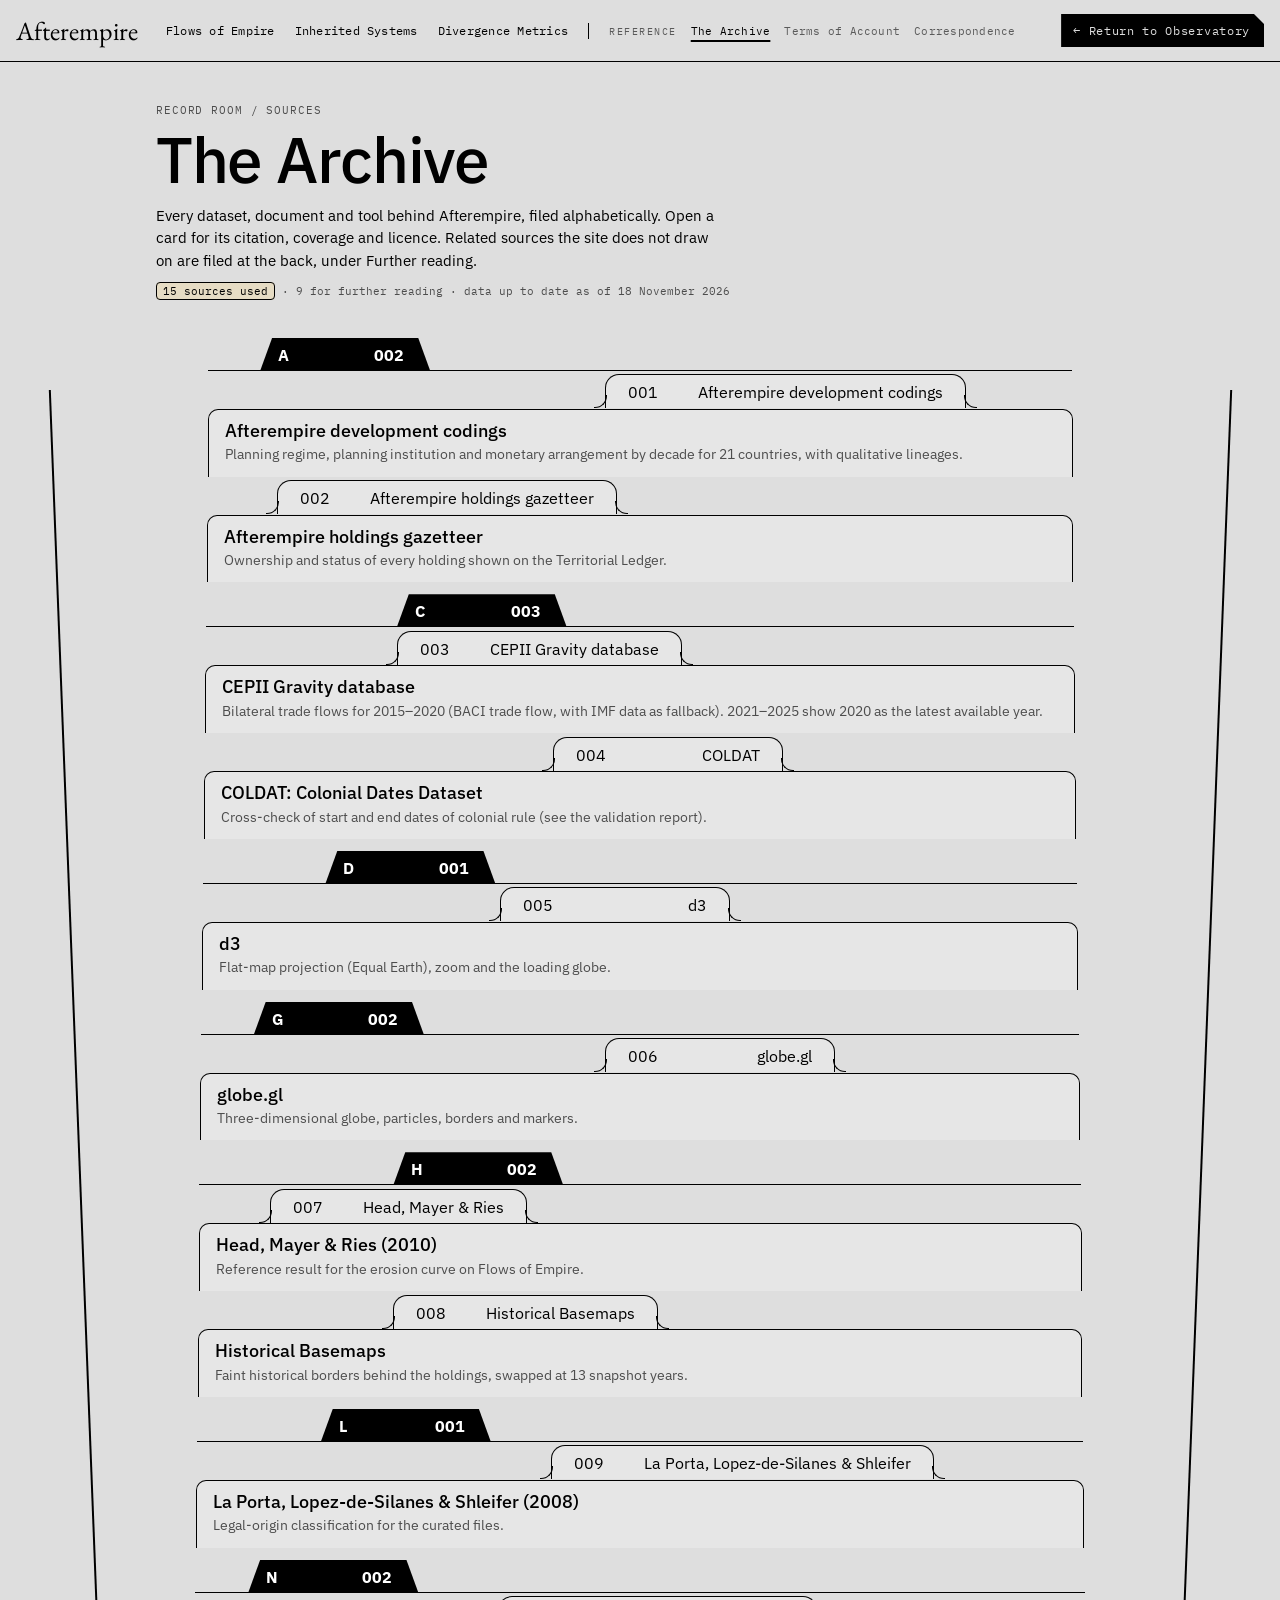
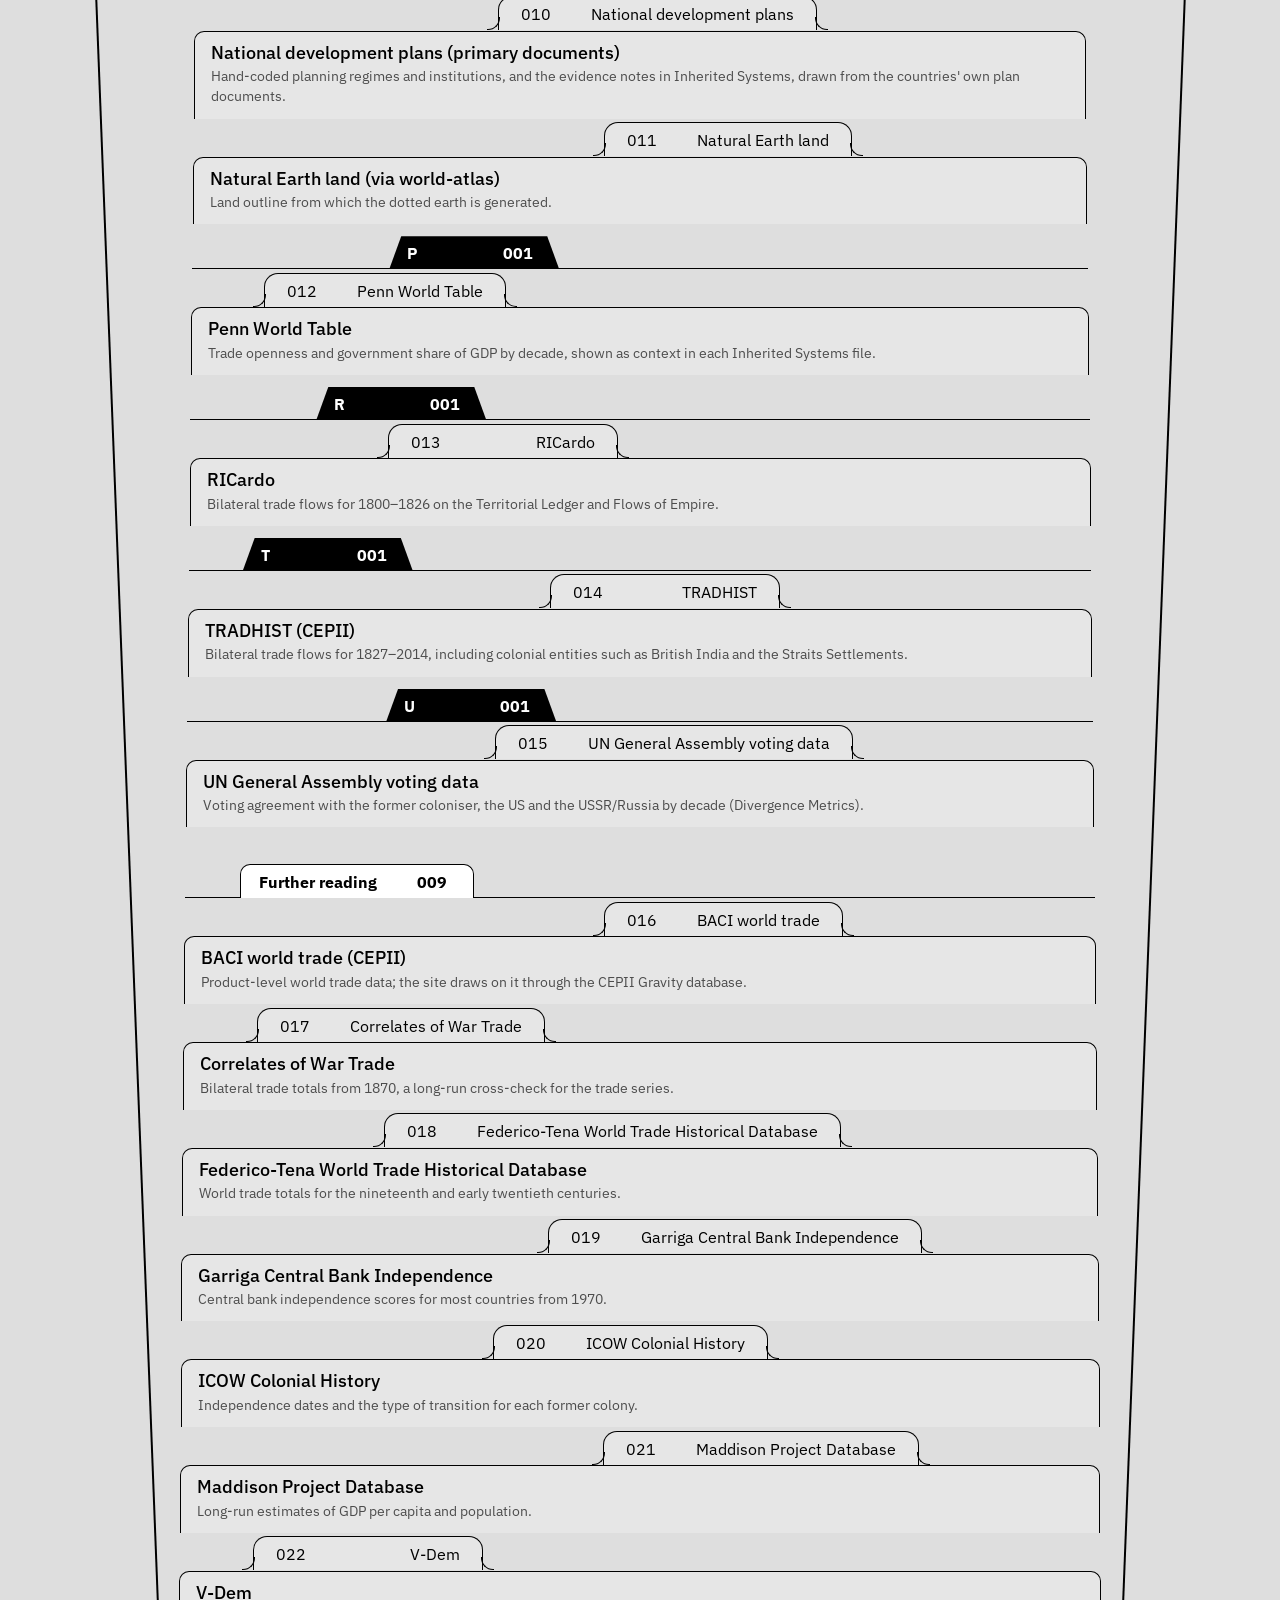
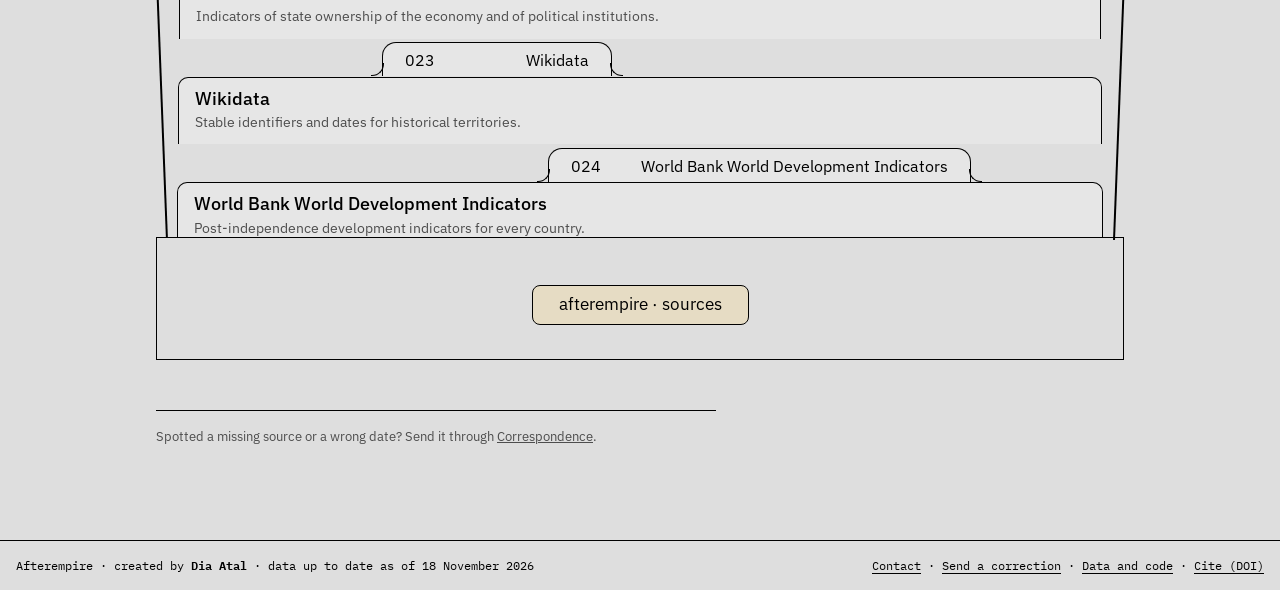
<file: site/archive.html>
<!doctype html>
<html lang="en">
<head>
<meta charset="utf-8">
<meta name="viewport" content="width=device-width, initial-scale=1, viewport-fit=cover">
<title>The Archive · Afterempire</title>
<meta name="claude:viewport-fit-sides" content="cover">
<link rel="preconnect" href="https://fonts.googleapis.com">
<link rel="preconnect" href="https://fonts.gstatic.com" crossorigin>
<link rel="stylesheet" href="https://fonts.googleapis.com/css2?family=EB+Garamond:ital,wght@0,400;0,500;1,400&family=IBM+Plex+Mono:wght@400;500&family=IBM+Plex+Sans:wght@400;500;600&display=swap">
<link rel="stylesheet" href="css/topbar.css">
<link rel="stylesheet" href="css/recordroom.css">
<link rel="stylesheet" href="css/casefile.css">
</head>
<body>
<header class="topbar" data-page="archive"></header>
<main class="wrap">
  <div class="crumbs">RECORD ROOM / SOURCES</div>
  <h1>The Archive</h1>
  <p class="lede">Every dataset, document and tool behind Afterempire, filed alphabetically. Open a card for its citation, coverage and licence. Related sources the site does not draw on are filed at the back, under Further reading.</p>
  <p class="stamp"><mark>15 sources used</mark> · 9 for further reading · data up to date as of <span data-asof></span></p>
  <section class="drawer" aria-label="Source cards">
<div class="divider" style="--x:6%;--n:36;--i:0" role="separator"><span><b>A</b><b>002</b></span></div>
<details class="card" style="--x:46%;--n:36;--i:1" id="src-01">
  <summary><div class="tab" aria-hidden="true"><span class="no">001</span><span>Afterempire development codings</span></div><h2>Afterempire development codings</h2><span class="use-line">Planning regime, planning institution and monetary arrangement by decade for 21 countries, with qualitative lineages.</span></summary>
  <div class="body"><dl>
    <dt>Citation</dt><dd class="cite">Atal, D. (2026). Afterempire: data/curated/systems_codings.csv (review sheet) and data/curated/lineages.json. Drafted from the sources cited row by row. Zenodo, doi:10.5281/zenodo.24281902.</dd>
    <dt>Coverage</dt><dd>1950s–2010s</dd>
    <dt>Licence</dt><dd>CC BY 4.0 (code under MIT).</dd>
    <dt>Link</dt><dd><a href="https://doi.org/10.5281/zenodo.24281902" target="_blank" rel="noopener">https://doi.org/10.5281/zenodo.24281902</a></dd>
  </dl></div>
</details>
<details class="card" style="--x:8%;--n:36;--i:2" id="src-02">
  <summary><div class="tab" aria-hidden="true"><span class="no">002</span><span>Afterempire holdings gazetteer</span></div><h2>Afterempire holdings gazetteer</h2><span class="use-line">Ownership and status of every holding shown on the Territorial Ledger.</span></summary>
  <div class="body"><dl>
    <dt>Citation</dt><dd class="cite">Atal, D. (2026). Afterempire: Holdings gazetteer v0.1: data/curated/holdings.csv and periods.csv. 177 holdings, 638 control periods. Trade crosswalk: data/curated/trade_codes.csv. Zenodo, doi:10.5281/zenodo.24281902.</dd>
    <dt>Coverage</dt><dd>1800–2025 · GBR, FRA, PRT, NLD and powers that took their holdings</dd>
    <dt>Licence</dt><dd>CC BY 4.0 (code under MIT).</dd>
    <dt>Link</dt><dd><a href="https://doi.org/10.5281/zenodo.24281902" target="_blank" rel="noopener">https://doi.org/10.5281/zenodo.24281902</a></dd>
  </dl></div>
</details>
<div class="divider" style="--x:22%;--n:36;--i:3" role="separator"><span><b>C</b><b>003</b></span></div>
<details class="card" style="--x:22%;--n:36;--i:4" id="src-03">
  <summary><div class="tab" aria-hidden="true"><span class="no">003</span><span>CEPII Gravity database</span></div><h2>CEPII Gravity database</h2><span class="use-line">Bilateral trade flows for 2015–2020 (BACI trade flow, with IMF data as fallback). 2021–2025 show 2020 as the latest available year.</span></summary>
  <div class="body"><dl>
    <dt>Citation</dt><dd class="cite">Conte, M., Cotterlaz, P. and Mayer, T. (2022). The CEPII Gravity Database. CEPII Working Paper 2022-05. Version V202211.</dd>
    <dt>Coverage</dt><dd>1948–2020 (used for 2015–2020)</dd>
    <dt>Licence</dt><dd>Etalab Open Licence 2.0 (attribution).</dd>
    <dt>Link</dt><dd><a href="https://www.cepii.fr/CEPII/en/bdd_modele/bdd_modele_item.asp?id=8" target="_blank" rel="noopener">https://www.cepii.fr/CEPII/en/bdd_modele/bdd_modele_item.asp?id=8</a></dd>
  </dl></div>
</details>
<details class="card" style="--x:40%;--n:36;--i:5" id="src-04">
  <summary><div class="tab" aria-hidden="true"><span class="no">004</span><span>COLDAT</span></div><h2>COLDAT: Colonial Dates Dataset</h2><span class="use-line">Cross-check of start and end dates of colonial rule (see the validation report).</span></summary>
  <div class="body"><dl>
    <dt>Citation</dt><dd class="cite">Becker, B. (2019). Introducing COLDAT: The Colonial Dates Dataset. Harvard Dataverse. doi:10.7910/DVN/T9SDEW.</dd>
    <dt>Coverage</dt><dd>Eight European empires, country level</dd>
    <dt>Licence</dt><dd>CC0 1.0 (public domain dedication).</dd>
    <dt>Link</dt><dd><a href="https://doi.org/10.7910/DVN/T9SDEW" target="_blank" rel="noopener">https://doi.org/10.7910/DVN/T9SDEW</a></dd>
  </dl></div>
</details>
<div class="divider" style="--x:14%;--n:36;--i:6" role="separator"><span><b>D</b><b>001</b></span></div>
<details class="card" style="--x:34%;--n:36;--i:7" id="src-05">
  <summary><div class="tab" aria-hidden="true"><span class="no">005</span><span>d3</span></div><h2>d3</h2><span class="use-line">Flat-map projection (Equal Earth), zoom and the loading globe.</span></summary>
  <div class="body"><dl>
    <dt>Citation</dt><dd class="cite">Bostock, M. et al. D3: Data-Driven Documents, version 7.9.0.</dd>
    <dt>Coverage</dt><dd>Software</dd>
    <dt>Licence</dt><dd>ISC.</dd>
    <dt>Link</dt><dd><a href="https://d3js.org/" target="_blank" rel="noopener">https://d3js.org/</a></dd>
  </dl></div>
</details>
<div class="divider" style="--x:6%;--n:36;--i:8" role="separator"><span><b>G</b><b>002</b></span></div>
<details class="card" style="--x:46%;--n:36;--i:9" id="src-06">
  <summary><div class="tab" aria-hidden="true"><span class="no">006</span><span>globe.gl</span></div><h2>globe.gl</h2><span class="use-line">Three-dimensional globe, particles, borders and markers.</span></summary>
  <div class="body"><dl>
    <dt>Citation</dt><dd class="cite">Asturiano, V. globe.gl, version 2.45.3.</dd>
    <dt>Coverage</dt><dd>Software</dd>
    <dt>Licence</dt><dd>MIT.</dd>
    <dt>Link</dt><dd><a href="https://globe.gl/" target="_blank" rel="noopener">https://globe.gl/</a></dd>
  </dl></div>
</details>
<div class="divider" style="--x:22%;--n:36;--i:10" role="separator"><span><b>H</b><b>002</b></span></div>
<details class="card" style="--x:8%;--n:36;--i:11" id="src-07">
  <summary><div class="tab" aria-hidden="true"><span class="no">007</span><span>Head, Mayer &amp; Ries</span></div><h2>Head, Mayer &amp; Ries (2010)</h2><span class="use-line">Reference result for the erosion curve on Flows of Empire.</span></summary>
  <div class="body"><dl>
    <dt>Citation</dt><dd class="cite">Head, K., Mayer, T. and Ries, J. (2010). The erosion of colonial trade linkages after independence. Journal of International Economics 81(1), 1–14.</dd>
    <dt>Coverage</dt><dd>Literature</dd>
    <dt>Licence</dt><dd>Published article; cited, not redistributed.</dd>
    <dt>Link</dt><dd><a href="https://doi.org/10.1016/j.jinteco.2010.01.002" target="_blank" rel="noopener">https://doi.org/10.1016/j.jinteco.2010.01.002</a></dd>
  </dl></div>
</details>
<details class="card" style="--x:22%;--n:36;--i:12" id="src-08">
  <summary><div class="tab" aria-hidden="true"><span class="no">008</span><span>Historical Basemaps</span></div><h2>Historical Basemaps</h2><span class="use-line">Faint historical borders behind the holdings, swapped at 13 snapshot years.</span></summary>
  <div class="body"><dl>
    <dt>Citation</dt><dd class="cite">Ourednik, A. historical-basemaps: world borders through history. GitHub repository.</dd>
    <dt>Coverage</dt><dd>Snapshots 1800, 1815, 1880 … 2010</dd>
    <dt>Licence</dt><dd>GPL-3.0. Our simplified border files (site/data/borders) are derived works under the same licence.</dd>
    <dt>Link</dt><dd><a href="https://github.com/aourednik/historical-basemaps" target="_blank" rel="noopener">https://github.com/aourednik/historical-basemaps</a></dd>
  </dl></div>
</details>
<div class="divider" style="--x:14%;--n:36;--i:13" role="separator"><span><b>L</b><b>001</b></span></div>
<details class="card" style="--x:40%;--n:36;--i:14" id="src-09">
  <summary><div class="tab" aria-hidden="true"><span class="no">009</span><span>La Porta, Lopez-de-Silanes &amp; Shleifer</span></div><h2>La Porta, Lopez-de-Silanes &amp; Shleifer (2008)</h2><span class="use-line">Legal-origin classification for the curated files.</span></summary>
  <div class="body"><dl>
    <dt>Citation</dt><dd class="cite">La Porta, R., Lopez-de-Silanes, F. and Shleifer, A. (2008). The Economic Consequences of Legal Origins. Journal of Economic Literature 46(2), 285–332.</dd>
    <dt>Coverage</dt><dd>Literature</dd>
    <dt>Licence</dt><dd>Published article; cited, not redistributed.</dd>
    <dt>Link</dt><dd><a href="https://doi.org/10.1257/jel.46.2.285" target="_blank" rel="noopener">https://doi.org/10.1257/jel.46.2.285</a></dd>
  </dl></div>
</details>
<div class="divider" style="--x:6%;--n:36;--i:15" role="separator"><span><b>N</b><b>002</b></span></div>
<details class="card" style="--x:34%;--n:36;--i:16" id="src-10">
  <summary><div class="tab" aria-hidden="true"><span class="no">010</span><span>National development plans</span></div><h2>National development plans (primary documents)</h2><span class="use-line">Hand-coded planning regimes and institutions, and the evidence notes in Inherited Systems, drawn from the countries&#x27; own plan documents.</span></summary>
  <div class="body"><dl>
    <dt>Citation</dt><dd class="cite">e.g. Government of India Planning Commission, First to Twelfth Five-Year Plans; Government of Ghana, Seven-Year Development Plan 1963/64–1969/70; Republic of Indonesia, Repelita I–VI.</dd>
    <dt>Coverage</dt><dd>Post-independence</dd>
    <dt>Licence</dt><dd>Public documents; cited individually.</dd>
    <dt>Link</dt><dd><a href="https://www.niti.gov.in/" target="_blank" rel="noopener">https://www.niti.gov.in/</a></dd>
  </dl></div>
</details>
<details class="card" style="--x:46%;--n:36;--i:17" id="src-11">
  <summary><div class="tab" aria-hidden="true"><span class="no">011</span><span>Natural Earth land</span></div><h2>Natural Earth land (via world-atlas)</h2><span class="use-line">Land outline from which the dotted earth is generated.</span></summary>
  <div class="body"><dl>
    <dt>Citation</dt><dd class="cite">Natural Earth 1:110m land, packaged as world-atlas 2.0.2 (Bostock, M.).</dd>
    <dt>Coverage</dt><dd>Global</dd>
    <dt>Licence</dt><dd>Natural Earth: public domain. world-atlas: ISC.</dd>
    <dt>Link</dt><dd><a href="https://www.naturalearthdata.com/" target="_blank" rel="noopener">https://www.naturalearthdata.com/</a></dd>
  </dl></div>
</details>
<div class="divider" style="--x:22%;--n:36;--i:18" role="separator"><span><b>P</b><b>001</b></span></div>
<details class="card" style="--x:8%;--n:36;--i:19" id="src-12">
  <summary><div class="tab" aria-hidden="true"><span class="no">012</span><span>Penn World Table</span></div><h2>Penn World Table</h2><span class="use-line">Trade openness and government share of GDP by decade, shown as context in each Inherited Systems file.</span></summary>
  <div class="body"><dl>
    <dt>Citation</dt><dd class="cite">Feenstra, R. C., Inklaar, R. and Timmer, M. P. (2015). The Next Generation of the Penn World Table. American Economic Review 105(10). Version 11.0 (2025), national accounts file.</dd>
    <dt>Coverage</dt><dd>1950–2019 (used)</dd>
    <dt>Licence</dt><dd>Free for research use with citation (Groningen Growth and Development Centre).</dd>
    <dt>Link</dt><dd><a href="https://www.rug.nl/ggdc/productivity/pwt/" target="_blank" rel="noopener">https://www.rug.nl/ggdc/productivity/pwt/</a></dd>
  </dl></div>
</details>
<div class="divider" style="--x:14%;--n:36;--i:20" role="separator"><span><b>R</b><b>001</b></span></div>
<details class="card" style="--x:22%;--n:36;--i:21" id="src-13">
  <summary><div class="tab" aria-hidden="true"><span class="no">013</span><span>RICardo</span></div><h2>RICardo</h2><span class="use-line">Bilateral trade flows for 1800–1826 on the Territorial Ledger and Flows of Empire.</span></summary>
  <div class="body"><dl>
    <dt>Citation</dt><dd class="cite">Dedinger, B. and Girard, P. (2017). Exploring trade globalization in the long run: the RICardo project. Historical Methods 50(1).</dd>
    <dt>Coverage</dt><dd>1787–1938</dd>
    <dt>Licence</dt><dd>Open Database License (ODbL 1.0); contents under the Database Contents License. Our derived 1800–1826 flows in site/data/trade.json are shared under ODbL.</dd>
    <dt>Link</dt><dd><a href="https://ricardo.medialab.sciences-po.fr/" target="_blank" rel="noopener">https://ricardo.medialab.sciences-po.fr/</a></dd>
  </dl></div>
</details>
<div class="divider" style="--x:6%;--n:36;--i:22" role="separator"><span><b>T</b><b>001</b></span></div>
<details class="card" style="--x:40%;--n:36;--i:23" id="src-14">
  <summary><div class="tab" aria-hidden="true"><span class="no">014</span><span>TRADHIST</span></div><h2>TRADHIST (CEPII)</h2><span class="use-line">Bilateral trade flows for 1827–2014, including colonial entities such as British India and the Straits Settlements.</span></summary>
  <div class="body"><dl>
    <dt>Citation</dt><dd class="cite">Fouquin, M. and Hugot, J. (2016). Two Centuries of Bilateral Trade and Gravity Data: 1827–2014. CEPII Working Paper 2016-14.</dd>
    <dt>Coverage</dt><dd>1827–2014</dd>
    <dt>Licence</dt><dd>Etalab Open Licence 2.0 (attribution).</dd>
    <dt>Link</dt><dd><a href="https://www.cepii.fr/" target="_blank" rel="noopener">https://www.cepii.fr/</a></dd>
  </dl></div>
</details>
<div class="divider" style="--x:22%;--n:36;--i:24" role="separator"><span><b>U</b><b>001</b></span></div>
<details class="card" style="--x:34%;--n:36;--i:25" id="src-15">
  <summary><div class="tab" aria-hidden="true"><span class="no">015</span><span>UN General Assembly voting data</span></div><h2>UN General Assembly voting data</h2><span class="use-line">Voting agreement with the former coloniser, the US and the USSR/Russia by decade (Divergence Metrics).</span></summary>
  <div class="body"><dl>
    <dt>Citation</dt><dd class="cite">Bailey, M. A., Strezhnev, A. and Voeten, E. (2017). Estimating Dynamic State Preferences from United Nations Voting Data. Journal of Conflict Resolution 61(2). Harvard Dataverse doi:10.7910/DVN/LEJUQZ.</dd>
    <dt>Coverage</dt><dd>1946–2025</dd>
    <dt>Licence</dt><dd>CC0 1.0.</dd>
    <dt>Link</dt><dd><a href="https://doi.org/10.7910/DVN/LEJUQZ" target="_blank" rel="noopener">https://doi.org/10.7910/DVN/LEJUQZ</a></dd>
  </dl></div>
</details>
<div class="divider further" style="--x:6%;--n:36;--i:26" role="separator"><span><b>Further reading</b><b>009</b></span></div>
<details class="card" style="--x:46%;--n:36;--i:27" id="src-16">
  <summary><div class="tab" aria-hidden="true"><span class="no">016</span><span>BACI world trade</span></div><h2>BACI world trade (CEPII)</h2><span class="use-line">Product-level world trade data; the site draws on it through the CEPII Gravity database.</span></summary>
  <div class="body"><dl>
    <dt>Citation</dt><dd class="cite">Gaulier, G. and Zignago, S. (2010). BACI: International Trade Database at the Product-Level. CEPII Working Paper 2010-23.</dd>
    <dt>Coverage</dt><dd>1995–present</dd>
    <dt>Licence</dt><dd>See the provider&#x27;s terms.</dd>
    <dt>Link</dt><dd><a href="https://www.cepii.fr/" target="_blank" rel="noopener">https://www.cepii.fr/</a></dd>
  </dl></div>
</details>
<details class="card" style="--x:8%;--n:36;--i:28" id="src-17">
  <summary><div class="tab" aria-hidden="true"><span class="no">017</span><span>Correlates of War Trade</span></div><h2>Correlates of War Trade</h2><span class="use-line">Bilateral trade totals from 1870, a long-run cross-check for the trade series.</span></summary>
  <div class="body"><dl>
    <dt>Citation</dt><dd class="cite">Barbieri, K. and Keshk, O. Correlates of War Project Trade Data Set, version 4.</dd>
    <dt>Coverage</dt><dd>1870–2014</dd>
    <dt>Licence</dt><dd>See the provider&#x27;s terms.</dd>
    <dt>Link</dt><dd><a href="https://correlatesofwar.org/" target="_blank" rel="noopener">https://correlatesofwar.org/</a></dd>
  </dl></div>
</details>
<details class="card" style="--x:22%;--n:36;--i:29" id="src-18">
  <summary><div class="tab" aria-hidden="true"><span class="no">018</span><span>Federico-Tena World Trade Historical Database</span></div><h2>Federico-Tena World Trade Historical Database</h2><span class="use-line">World trade totals for the nineteenth and early twentieth centuries.</span></summary>
  <div class="body"><dl>
    <dt>Citation</dt><dd class="cite">Federico, G. and Tena-Junguito, A. (2016). World Trade Historical Database.</dd>
    <dt>Coverage</dt><dd>1800–1938</dd>
    <dt>Licence</dt><dd>See the provider&#x27;s terms.</dd>
    <dt>Link</dt><dd>To be added once the source is retrieved.</dd>
  </dl></div>
</details>
<details class="card" style="--x:40%;--n:36;--i:30" id="src-19">
  <summary><div class="tab" aria-hidden="true"><span class="no">019</span><span>Garriga Central Bank Independence</span></div><h2>Garriga Central Bank Independence</h2><span class="use-line">Central bank independence scores for most countries from 1970.</span></summary>
  <div class="body"><dl>
    <dt>Citation</dt><dd class="cite">Garriga, A. C. (2016). Central Bank Independence in the World: A New Data Set. International Interactions 42(5).</dd>
    <dt>Coverage</dt><dd>1970–2023</dd>
    <dt>Licence</dt><dd>See the provider&#x27;s terms.</dd>
    <dt>Link</dt><dd>To be added once the source is retrieved.</dd>
  </dl></div>
</details>
<details class="card" style="--x:34%;--n:36;--i:31" id="src-20">
  <summary><div class="tab" aria-hidden="true"><span class="no">020</span><span>ICOW Colonial History</span></div><h2>ICOW Colonial History</h2><span class="use-line">Independence dates and the type of transition for each former colony.</span></summary>
  <div class="body"><dl>
    <dt>Citation</dt><dd class="cite">Hensel, P. R. ICOW Colonial History Data Set, version 1.1.</dd>
    <dt>Coverage</dt><dd>Country level</dd>
    <dt>Licence</dt><dd>See the provider&#x27;s terms.</dd>
    <dt>Link</dt><dd><a href="https://www.paulhensel.org/icowcol.html" target="_blank" rel="noopener">https://www.paulhensel.org/icowcol.html</a></dd>
  </dl></div>
</details>
<details class="card" style="--x:46%;--n:36;--i:32" id="src-21">
  <summary><div class="tab" aria-hidden="true"><span class="no">021</span><span>Maddison Project Database</span></div><h2>Maddison Project Database</h2><span class="use-line">Long-run estimates of GDP per capita and population.</span></summary>
  <div class="body"><dl>
    <dt>Citation</dt><dd class="cite">Bolt, J. and van Zanden, J. L. (2024). Maddison style estimates of the evolution of the world economy. Maddison Project Database 2023.</dd>
    <dt>Coverage</dt><dd>Pre-1800 to 2022</dd>
    <dt>Licence</dt><dd>See the provider&#x27;s terms.</dd>
    <dt>Link</dt><dd><a href="https://www.rug.nl/ggdc/historicaldevelopment/maddison/" target="_blank" rel="noopener">https://www.rug.nl/ggdc/historicaldevelopment/maddison/</a></dd>
  </dl></div>
</details>
<details class="card" style="--x:8%;--n:36;--i:33" id="src-22">
  <summary><div class="tab" aria-hidden="true"><span class="no">022</span><span>V-Dem</span></div><h2>V-Dem</h2><span class="use-line">Indicators of state ownership of the economy and of political institutions.</span></summary>
  <div class="body"><dl>
    <dt>Citation</dt><dd class="cite">Coppedge, M. et al. V-Dem Dataset. Varieties of Democracy Project.</dd>
    <dt>Coverage</dt><dd>1789–present</dd>
    <dt>Licence</dt><dd>See the provider&#x27;s terms.</dd>
    <dt>Link</dt><dd><a href="https://v-dem.net/" target="_blank" rel="noopener">https://v-dem.net/</a></dd>
  </dl></div>
</details>
<details class="card" style="--x:22%;--n:36;--i:34" id="src-23">
  <summary><div class="tab" aria-hidden="true"><span class="no">023</span><span>Wikidata</span></div><h2>Wikidata</h2><span class="use-line">Stable identifiers and dates for historical territories.</span></summary>
  <div class="body"><dl>
    <dt>Citation</dt><dd class="cite">Wikidata contributors. Wikidata, the free knowledge base.</dd>
    <dt>Coverage</dt><dd>Global</dd>
    <dt>Licence</dt><dd>CC0 1.0.</dd>
    <dt>Link</dt><dd><a href="https://www.wikidata.org/" target="_blank" rel="noopener">https://www.wikidata.org/</a></dd>
  </dl></div>
</details>
<details class="card" style="--x:40%;--n:36;--i:35" id="src-24">
  <summary><div class="tab" aria-hidden="true"><span class="no">024</span><span>World Bank World Development Indicators</span></div><h2>World Bank World Development Indicators</h2><span class="use-line">Post-independence development indicators for every country.</span></summary>
  <div class="body"><dl>
    <dt>Citation</dt><dd class="cite">World Bank. World Development Indicators (API v2).</dd>
    <dt>Coverage</dt><dd>1960–present</dd>
    <dt>Licence</dt><dd>CC BY 4.0.</dd>
    <dt>Link</dt><dd><a href="https://data.worldbank.org/" target="_blank" rel="noopener">https://data.worldbank.org/</a></dd>
  </dl></div>
</details>
<div class="drawer-front" aria-hidden="true"><span class="label">afterempire · sources</span></div>
  </section>
  <p class="foot">Spotted a missing source or a wrong date? Send it through <a href="correspondence">Correspondence</a>.</p>
</main>
<script src="js/nav.js"></script>
<script src="js/asof.js"></script>
<script src="js/casefile.js"></script>
<script src="js/archive.js"></script>
</body>
</html>
</file>
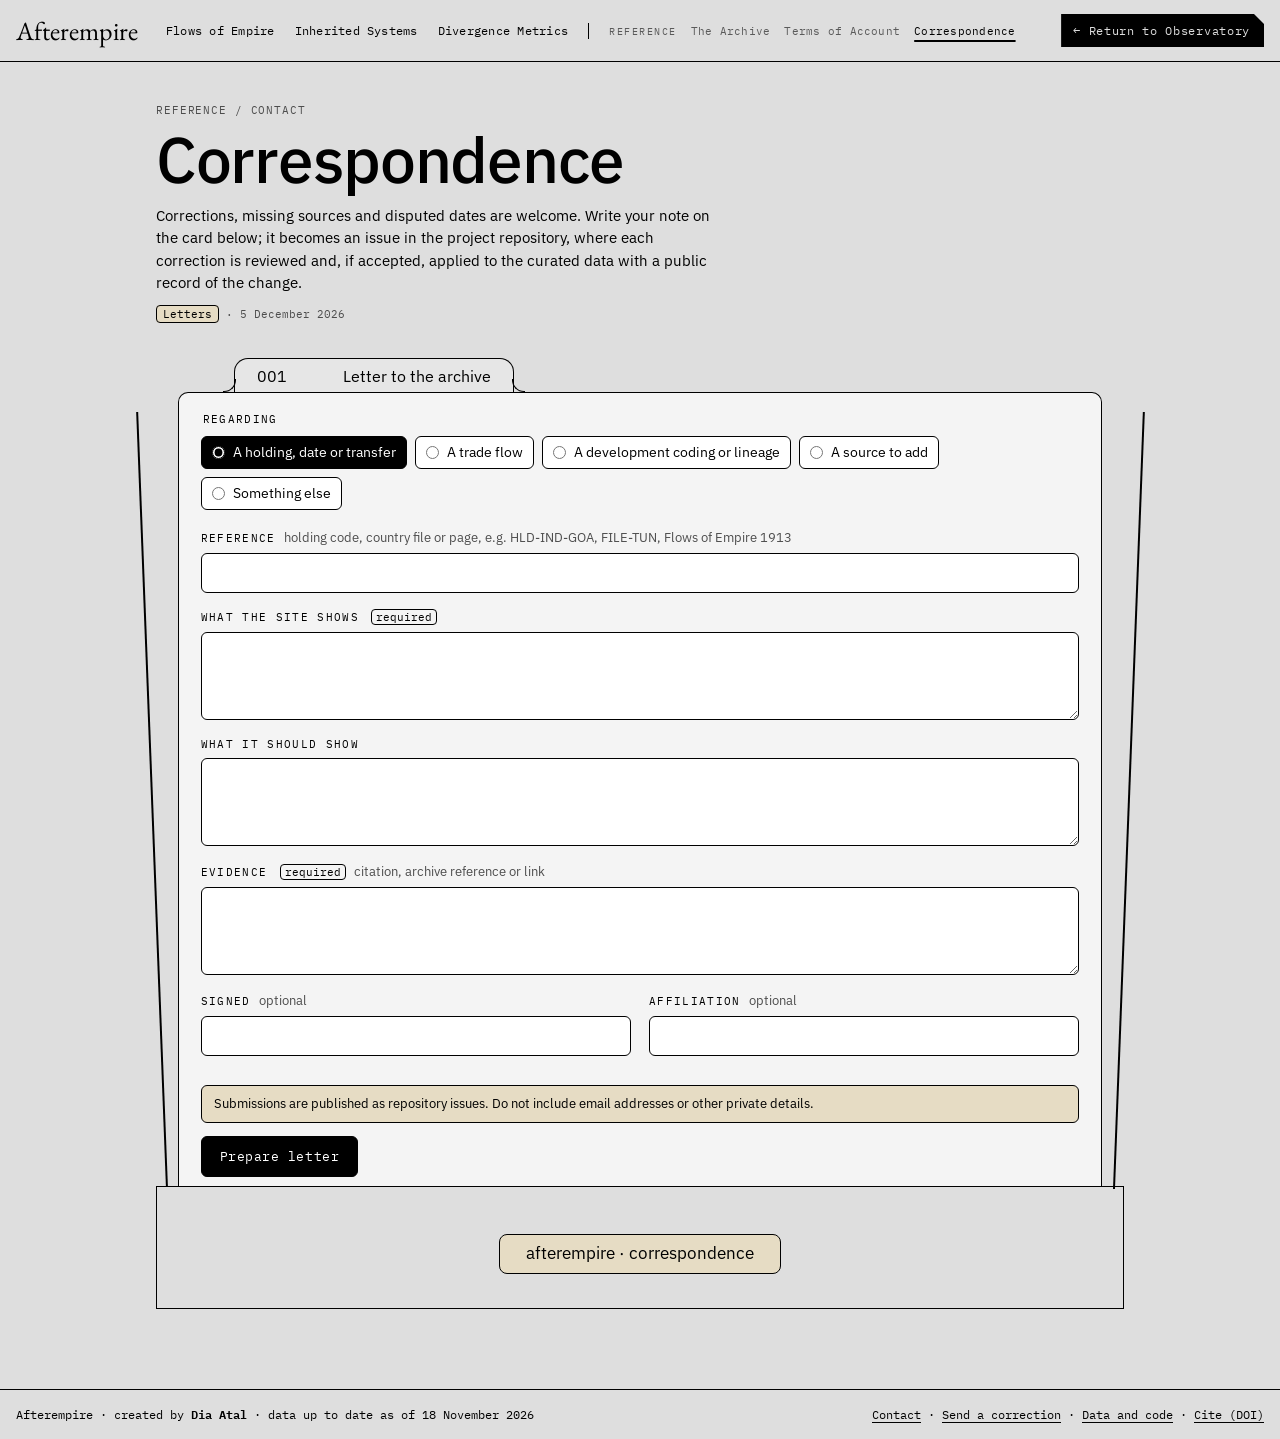
<file: site/correspondence.html>
<!doctype html>
<html lang="en">
<head>
<meta charset="utf-8">
<meta name="viewport" content="width=device-width, initial-scale=1, viewport-fit=cover">
<title>Correspondence · Afterempire</title>
<meta name="claude:viewport-fit-sides" content="cover">
<link rel="preconnect" href="https://fonts.googleapis.com">
<link rel="preconnect" href="https://fonts.gstatic.com" crossorigin>
<link rel="stylesheet" href="https://fonts.googleapis.com/css2?family=EB+Garamond:ital,wght@0,400;0,500;1,400&family=IBM+Plex+Mono:ital,wght@0,400;0,500;0,600;1,400&family=IBM+Plex+Sans:wght@400;500;600&display=swap">
<link rel="stylesheet" href="css/topbar.css">
<link rel="stylesheet" href="css/recordroom.css">
<link rel="stylesheet" href="css/correspondence.css">
</head>
<body>
<header class="topbar" data-page="correspondence"></header>
<main class="wrap">
  <div class="crumbs">REFERENCE / CONTACT</div>
  <h1>Correspondence</h1>
  <p class="lede">Corrections, missing sources and disputed dates are welcome. Write your note on the card below; it becomes an issue in the project repository, where each correction is reviewed and, if accepted, applied to the curated data with a public record of the change.</p>
  <p class="stamp"><mark>Letters</mark> · <span id="dateline">—</span></p>
  <section class="drawer letters" aria-label="Correspondence">
    <div class="card letter" style="--x:6%;--n:2;--i:0">
      <div class="tab" aria-hidden="true"><span class="no">001</span><span>Letter to the archive</span></div>
      <div class="card-in">
        <form id="form" novalidate>
      <fieldset class="kind">
        <legend>Regarding</legend>
        <label><input type="radio" name="kind" value="holding" checked> A holding, date or transfer</label>
        <label><input type="radio" name="kind" value="trade"> A trade flow</label>
        <label><input type="radio" name="kind" value="coding"> A development coding or lineage</label>
        <label><input type="radio" name="kind" value="source"> A source to add</label>
        <label><input type="radio" name="kind" value="other"> Something else</label>
      </fieldset>

      <div class="field">
        <label for="ref">Reference <span class="hint">holding code, country file or page, e.g. HLD-IND-GOA, FILE-TUN, Flows of Empire 1913</span></label>
        <input id="ref" name="ref" type="text" autocomplete="off" spellcheck="false" maxlength="120">
      </div>
      <div class="field">
        <label for="what">What the site shows <span class="req">required</span></label>
        <textarea id="what" name="what" rows="3" maxlength="2000" required></textarea>
      </div>
      <div class="field">
        <label for="should">What it should show</label>
        <textarea id="should" name="should" rows="3" maxlength="2000"></textarea>
      </div>
      <div class="field">
        <label for="evidence">Evidence <span class="req">required</span> <span class="hint">citation, archive reference or link</span></label>
        <textarea id="evidence" name="evidence" rows="3" maxlength="2000" required></textarea>
      </div>
      <div class="row2">
        <div class="field">
          <label for="name">Signed <span class="hint">optional</span></label>
          <input id="name" name="name" type="text" autocomplete="name" maxlength="80">
        </div>
        <div class="field">
          <label for="aff">Affiliation <span class="hint">optional</span></label>
          <input id="aff" name="aff" type="text" autocomplete="organization" maxlength="120">
        </div>
      </div>
      <p class="public">Submissions are published as repository issues. Do not include email addresses or other private details.</p>
      <p class="err" id="err" role="alert" hidden></p>
      <div class="actions">
        <button type="submit" class="seal">Prepare letter</button>
      </div>
    </form>
      </div>
    </div>
    <div class="card letter outbox" id="outbox" hidden aria-live="polite" style="--x:38%;--n:2;--i:1">
      <div class="tab" aria-hidden="true"><span class="no">002</span><span>Ready to post</span></div>
      <div class="card-in">
      <div class="ob-head">Ready to post</div>
      <pre id="preview"></pre>
      <div class="actions">
        <a class="seal" id="issue-link" href="#" target="_blank" rel="noopener">Open as a GitHub issue ↗</a>
        <button type="button" class="plain" id="copy">Copy the text</button>
        <button type="button" class="plain" id="edit">Edit</button>
      </div>
      <p class="hint" id="copy-msg"></p>
      <p class="hint">The issue opens on github.com with this text filled in; you post it from your GitHub account. If you cannot use GitHub, copy the text and send it to the project by any channel listed on the repository page.</p>
    </div>
    </div>
    <div class="drawer-front" aria-hidden="true"><span class="label">afterempire · correspondence</span></div>
  </section>
</main>
<script src="js/nav.js"></script>
<script src="js/asof.js"></script>
<script src="js/correspondence.js"></script>
</body>
</html>
</file>
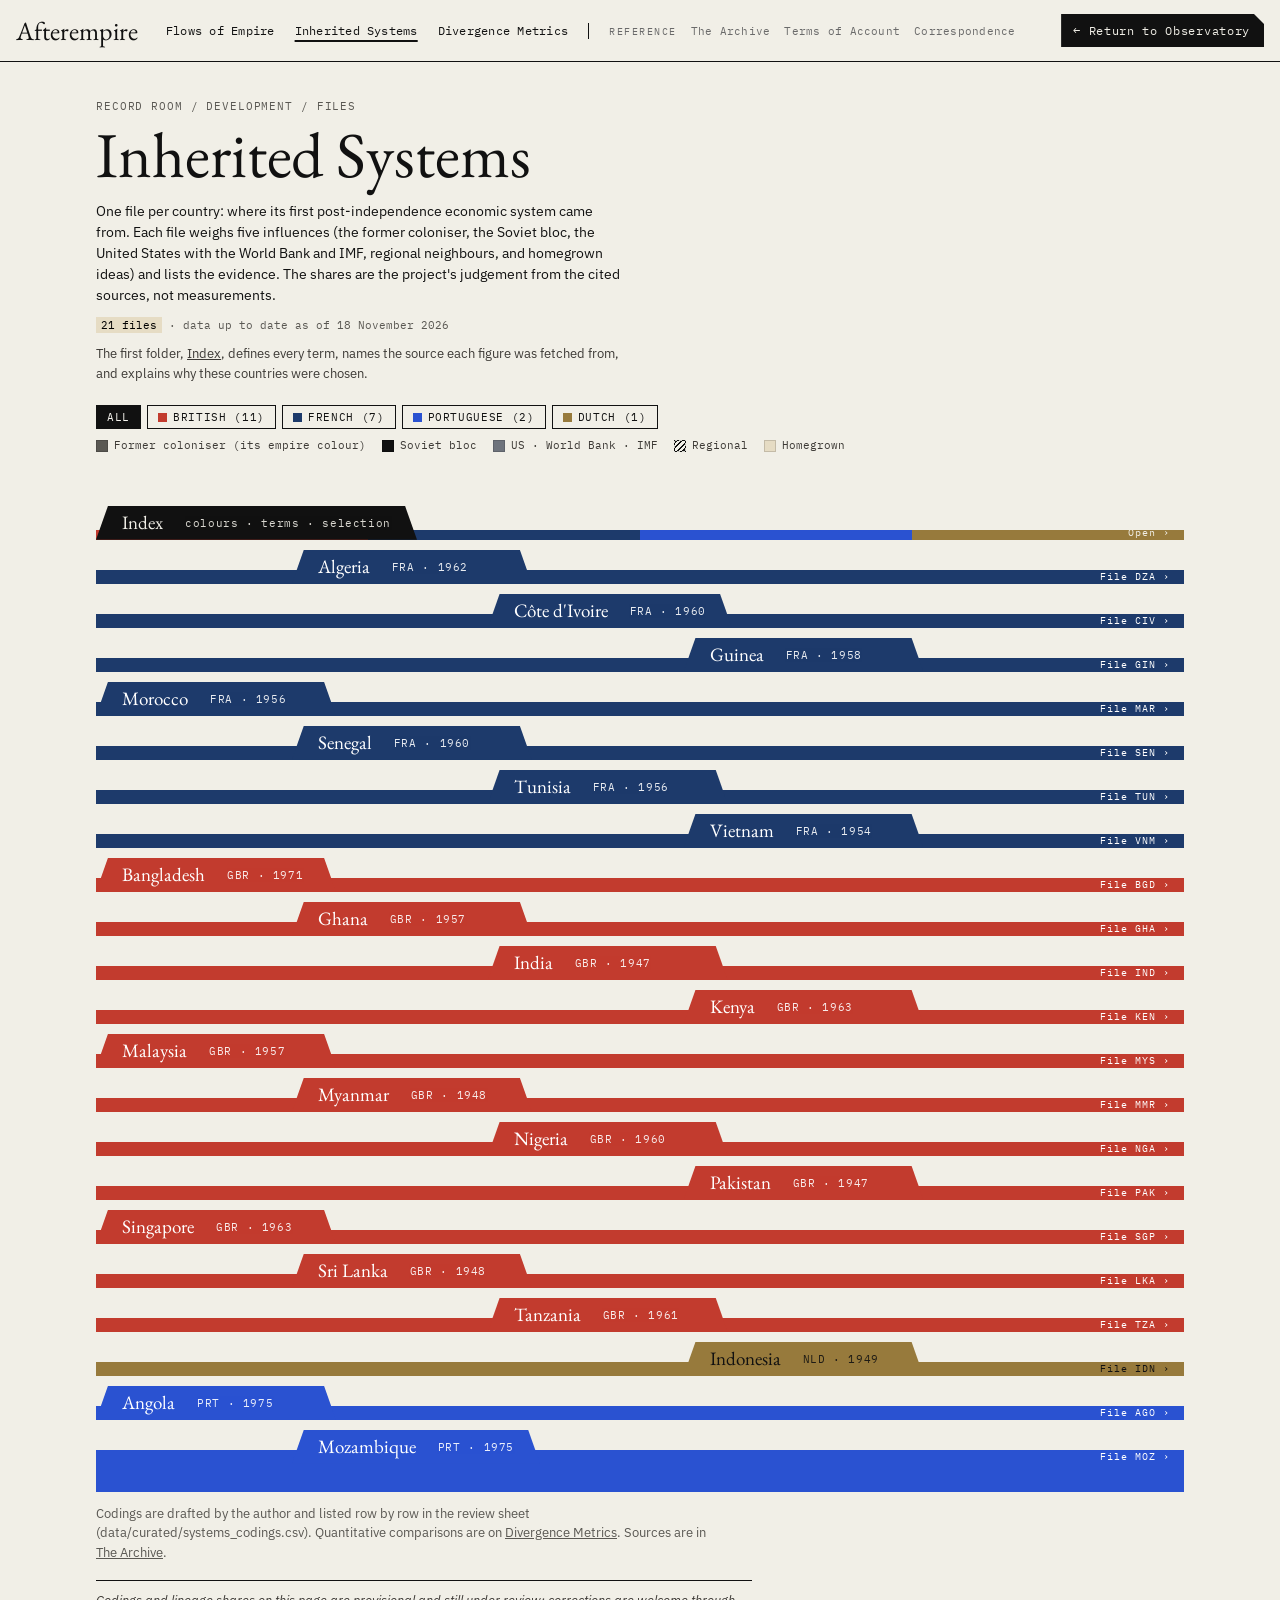
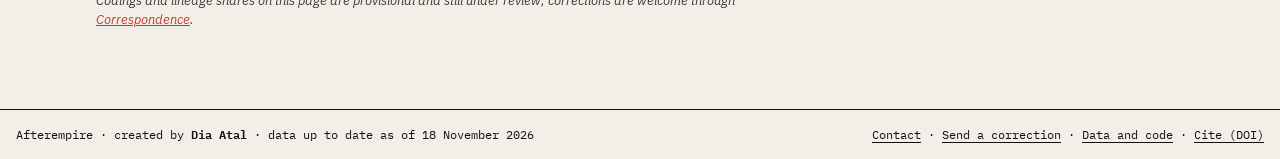
<file: site/systems.html>
<!doctype html>
<html lang="en">
<head>
<meta charset="utf-8">
<meta name="viewport" content="width=device-width, initial-scale=1, viewport-fit=cover">
<title>Inherited Systems · Afterempire</title>
<meta name="claude:viewport-fit-sides" content="cover">
<link rel="preconnect" href="https://fonts.googleapis.com">
<link rel="preconnect" href="https://fonts.gstatic.com" crossorigin>
<link rel="stylesheet" href="https://fonts.googleapis.com/css2?family=EB+Garamond:ital,wght@0,400;0,500;1,400&family=IBM+Plex+Mono:wght@400;500;600&family=IBM+Plex+Sans:wght@400;500;600&display=swap">
<link rel="stylesheet" href="css/topbar.css">
<link rel="stylesheet" href="css/systems.css">
<link rel="stylesheet" href="css/casefile.css">
</head>
<body>
<header class="topbar" data-page="systems"></header>
<main class="wrap">
  <div class="crumbs">RECORD ROOM / DEVELOPMENT / FILES</div>
  <h1>Inherited Systems</h1>
  <p class="lede">One file per country: where its first post-independence economic system came from. Each file weighs five influences (the former coloniser, the Soviet bloc, the United States with the World Bank and IMF, regional neighbours, and homegrown ideas) and lists the evidence. The shares are the project's judgement from the cited sources, not measurements.</p>
  <p class="stamp"><mark id="n-files">— files</mark> <span id="review-line"></span></p>
  <p class="lede" style="font-size:13px;color:var(--ink-2)">The first folder, <a href="#INDEX">Index</a>, defines every term, names the source each figure was fetched from, and explains why these countries were chosen.</p>
  <div class="chips" role="group" aria-label="Filter by former coloniser" id="chips"></div>
  <div class="keyline" aria-label="Influence key">
    <span><i class="sw" style="--c:var(--ink-dim)"></i>Former coloniser (its empire colour)</span>
    <span><i class="sw" style="--c:var(--soviet)"></i>Soviet bloc</span>
    <span><i class="sw" style="--c:var(--uswb)"></i>US · World Bank · IMF</span>
    <span><i class="sw hatch"></i>Regional</span>
    <span><i class="sw" style="--c:var(--home)"></i>Homegrown</span>
  </div>
  <section class="stack" id="stack" aria-label="Country files"></section>
  <p class="foot">Codings are drafted by the author and listed row by row in the review sheet (data/curated/systems_codings.csv). Quantitative comparisons are on <a href="metrics">Divergence Metrics</a>. Sources are in <a href="archive">The Archive</a>.</p>
  <p class="disclaimer">Codings and lineage shares on this page are provisional and still under review; corrections are welcome through <a href="correspondence">Correspondence</a>.</p>
</main>
<script src="js/nav.js"></script>
<script src="js/asof.js"></script>
<script src="js/casefile.js"></script>
<script src="js/systems.js"></script>
</body>
</html>
</file>
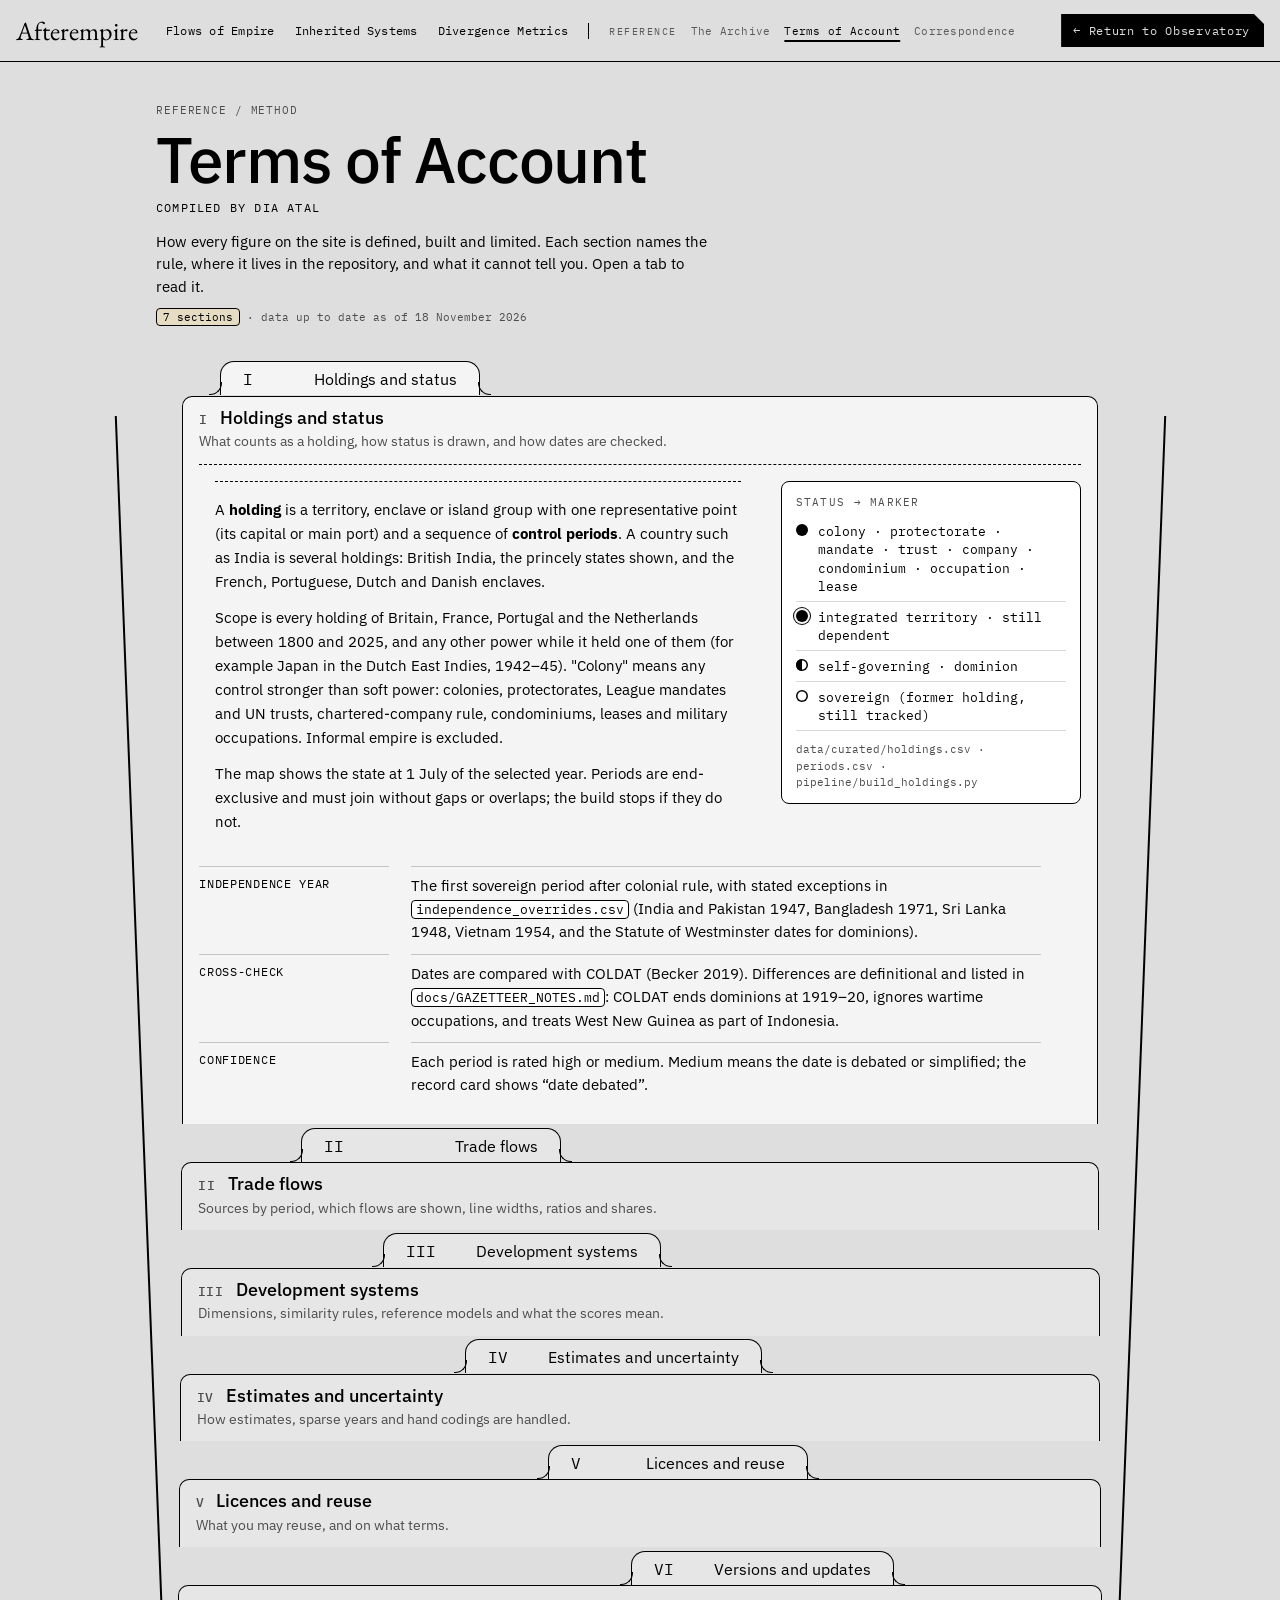
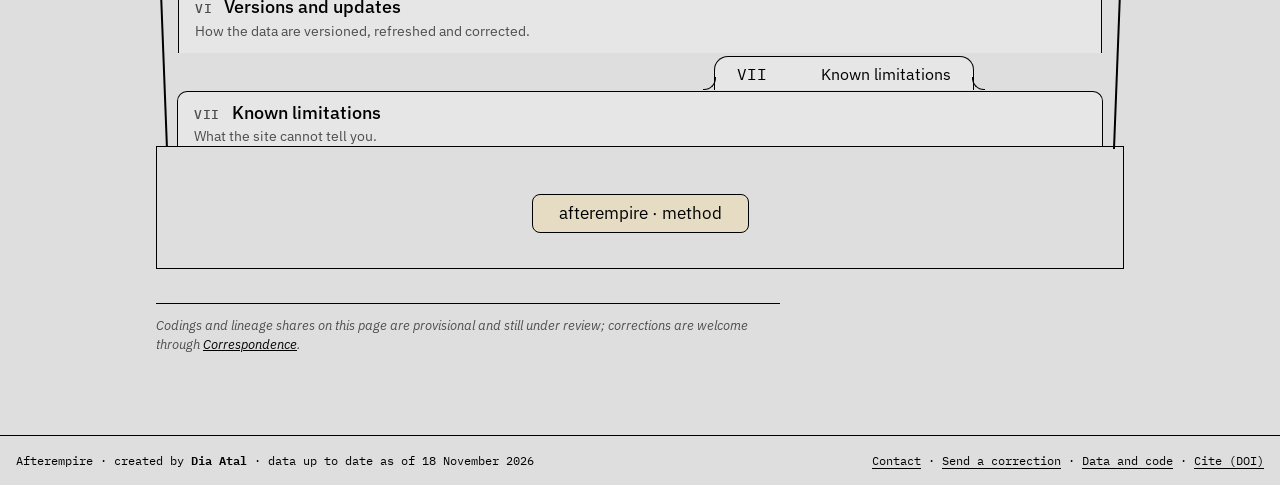
<file: site/terms.html>
<!doctype html>
<html lang="en">
<head>
<meta charset="utf-8">
<meta name="viewport" content="width=device-width, initial-scale=1, viewport-fit=cover">
<title>Terms of Account · Afterempire</title>
<meta name="claude:viewport-fit-sides" content="cover">
<link rel="preconnect" href="https://fonts.googleapis.com">
<link rel="preconnect" href="https://fonts.gstatic.com" crossorigin>
<link rel="stylesheet" href="https://fonts.googleapis.com/css2?family=EB+Garamond:ital,wght@0,400;0,500;1,400&family=IBM+Plex+Mono:wght@400;500;600&family=IBM+Plex+Sans:wght@400;500;600&display=swap">
<link rel="stylesheet" href="css/topbar.css">
<link rel="stylesheet" href="css/recordroom.css">
<link rel="stylesheet" href="css/terms.css">
</head>
<body>
<header class="topbar" data-page="terms"></header>
<main class="wrap">
  <div class="crumbs">REFERENCE / METHOD</div>
  <h1>Terms of Account</h1>
  <p class="byline">Compiled by Dia Atal</p>
  <p class="lede">How every figure on the site is defined, built and limited. Each section names the rule, where it lives in the repository, and what it cannot tell you. Open a tab to read it.</p>
  <p class="stamp"><mark>7 sections</mark> · data up to date as of <span data-asof></span></p>
  <section class="drawer terms-drawer" aria-label="Method sections">
<details class="card section" id="holdings" style="--x:4%;--n:7;--i:0">
  <summary><div class="tab" aria-hidden="true"><span class="no">I</span><span>Holdings and status</span></div><h2><span class="num">I</span>Holdings and status</h2><span class="use-line">What counts as a holding, how status is drawn, and how dates are checked.</span></summary>
  <div class="body"><div class="cols">
      <div class="body">
        <p>A <b>holding</b> is a territory, enclave or island group with one representative point (its capital or main port) and a sequence of <b>control periods</b>. A country such as India is several holdings: British India, the princely states shown, and the French, Portuguese, Dutch and Danish enclaves.</p>
        <p>Scope is every holding of Britain, France, Portugal and the Netherlands between 1800 and 2025, and any other power while it held one of them (for example Japan in the Dutch East Indies, 1942–45). "Colony" means any control stronger than soft power: colonies, protectorates, League mandates and UN trusts, chartered-company rule, condominiums, leases and military occupations. Informal empire is excluded.</p>
        <p>The map shows the state at 1 July of the selected year. Periods are end-exclusive and must join without gaps or overlaps; the build stops if they do not.</p>
      </div>
      <aside class="margin">
        <div class="mh">Status → marker</div>
        <table class="acct">
          <tr><td><i class="mk solid"></i></td><td>colony · protectorate · mandate · trust · company · condominium · occupation · lease</td></tr>
          <tr><td><i class="mk ringed"></i></td><td>integrated territory · still dependent</td></tr>
          <tr><td><i class="mk half"></i></td><td>self-governing · dominion</td></tr>
          <tr><td><i class="mk hollow"></i></td><td>sovereign (former holding, still tracked)</td></tr>
        </table>
        <div class="ref">data/curated/holdings.csv · periods.csv · pipeline/build_holdings.py</div>
      </aside>
    </div>
    <dl class="ruled">
      <dt>Independence year</dt><dd>The first sovereign period after colonial rule, with stated exceptions in <code>independence_overrides.csv</code> (India and Pakistan 1947, Bangladesh 1971, Sri Lanka 1948, Vietnam 1954, and the Statute of Westminster dates for dominions).</dd>
      <dt>Cross-check</dt><dd>Dates are compared with COLDAT (Becker 2019). Differences are definitional and listed in <code>docs/GAZETTEER_NOTES.md</code>: COLDAT ends dominions at 1919–20, ignores wartime occupations, and treats West New Guinea as part of Indonesia.</dd>
      <dt>Confidence</dt><dd>Each period is rated high or medium. Medium means the date is debated or simplified; the record card shows “date debated”.</dd>
    </dl></div>
</details>
<details class="card section" id="trade" style="--x:13%;--n:7;--i:1">
  <summary><div class="tab" aria-hidden="true"><span class="no">II</span><span>Trade flows</span></div><h2><span class="num">II</span>Trade flows</h2><span class="use-line">Sources by period, which flows are shown, line widths, ratios and shares.</span></summary>
  <div class="body"><table class="acct wide">
      <thead><tr><th>Years</th><th>Source</th><th>Unit</th><th>Direction</th></tr></thead>
      <tbody>
        <tr><td>1800–1826</td><td>RICardo (Dedinger &amp; Girard)</td><td>£ sterling, current</td><td>reporter-based; exporter's report preferred</td></tr>
        <tr><td>1827–2014</td><td>TRADHIST v4 (CEPII)</td><td>£ sterling, current</td><td>exporter → importer</td></tr>
        <tr><td>2015–2020</td><td>CEPII Gravity V202211 (BACI; IMF as fallback)</td><td>US$, current</td><td>exporter → importer</td></tr>
        <tr><td>2021–2025</td><td colspan="3">No newer open bilateral data; the site shows 2020, labelled “latest available”.</td></tr>
      </tbody>
    </table>
    <dl class="ruled">
      <dt>Which flows</dt><dd>Pairs where at least one side is a holding, or former holding, that exists in that year. The globe shows the 50 largest of these for the empires selected; clicking a holding shows its 20 largest partners.</dd>
      <dt>Line width</dt><dd>Ranked within the year among the flows shown, in six classes from the percentile rank. The largest shown flow is always widest. Widths compare flows within a year, never across years.</dd>
      <dt>Ratio</dt><dd>A→B exports against B→A exports, rounded to the nearest simple fraction with terms from 1 to 5 (beyond 5 : 1 it reads “&gt; 5 : 1”). If only one direction is recorded, the flow is marked “one-sided estimate”.</dd>
      <dt>Aggregates</dt><dd>Where sources report a group (for example “British West Indies”), it is placed at a representative holding and named as an aggregate. The crosswalk is <code>data/curated/trade_codes.csv</code>.</dd>
      <dt>Metropole share</dt><dd>Trade with the holding's colonial power (or, after independence, its last one) divided by the holding's total recorded bilateral trade. The erosion curve takes the median across former holdings by years since independence, where at least three holdings have data.</dd>
    </dl></div>
</details>
<details class="card section" id="systems" style="--x:22%;--n:7;--i:2">
  <summary><div class="tab" aria-hidden="true"><span class="no">III</span><span>Development systems</span></div><h2><span class="num">III</span>Development systems</h2><span class="use-line">Dimensions, similarity rules, reference models and what the scores mean.</span></summary>
  <div class="body"><div class="cols">
      <div class="body">
        <p>Each economy is described by dimensions that can be compared with three reference models: the country's own former coloniser (as it was c.1945–65), the Soviet model, and the US / Bretton Woods model.</p>
        <p><b>Hand-coded</b> for the 21 curated countries, by decade: planning regime, planning institution and monetary arrangement; and once: legal origin and colonial administration. <b>Automatic</b> for all ex-colonies: UN General Assembly voting agreement with each reference country, and, as context only, trade openness and government share of GDP.</p>
        <p>The <b>inheritance index</b> is the mean similarity to the former coloniser across the available dimensions. The <b>nearest model</b> is whichever of the three references has the highest mean similarity in that decade. A dimension <b>persists</b> until its similarity to the coloniser first falls below 0.75.</p>
      </div>
      <aside class="margin">
        <div class="mh">Similarity rules</div>
        <table class="acct">
          <tr><td>Planning regime</td><td>1 − |a − b|</td></tr>
          <tr><td>Institution</td><td>affinity table ↓</td></tr>
          <tr><td>Monetary</td><td>affinity table ↓</td></tr>
          <tr><td>Legal origin</td><td>1 if same family</td></tr>
          <tr><td>UN voting</td><td>agreement score</td></tr>
        </table>
        <div class="ref">pipeline/build_systems.py · data/curated/systems_codings.csv · lineages.json</div>
      </aside>
    </div>
    <div class="tables">
      <div><div class="mh">Reference models</div><div class="twrap"><table class="acct" id="t-models"></table></div></div>
      <div><div class="mh">Institution affinity (country type → model)</div><div class="twrap"><table class="acct" id="t-inst"></table></div></div>
      <div><div class="mh">Monetary affinity</div><div class="twrap"><table class="acct" id="t-mon"></table></div></div>
    </div>
    <dl class="ruled">
      <dt>Lineage shares</dt><dd>The five-way split shown in each file is an editorial judgement from the cited plan documents and studies. It is not used in any computed score.</dd>
      <dt>What it shows</dt><dd>Resemblance, not cause. A high inheritance index says a system looked like its coloniser's; it does not say why.</dd>
      <dt>Openness</dt><dd>Kept out of the similarity score: large economies such as the US are closed, so comparing openness levels with them made every closed economy look American.</dd>
    </dl></div>
</details>
<details class="card section" id="uncertainty" style="--x:31%;--n:7;--i:3">
  <summary><div class="tab" aria-hidden="true"><span class="no">IV</span><span>Estimates and uncertainty</span></div><h2><span class="num">IV</span>Estimates and uncertainty</h2><span class="use-line">How estimates, sparse years and hand codings are handled.</span></summary>
  <div class="body"><dl class="ruled">
      <dt>Values</dt><dd>All money values are approximate, in current prices of the source's unit. No deflation or currency conversion is applied between periods.</dd>
      <dt>Sparse years</dt><dd>Colonial trade records before about 1820 are thin. The site shows what exists and says so; it does not interpolate.</dd>
      <dt>Density strip</dt><dd>Under the time slider, bars count holdings under imperial rule and ticks count transfers in each year, so thin years are visible before you read them.</dd>
      <dt>Hand codings</dt><dd>Drafted by the author from the cited sources and recorded row by row in the review sheet, where each can be checked and corrected.</dd>
    </dl></div>
</details>
<details class="card section" id="licences" style="--x:40%;--n:7;--i:4">
  <summary><div class="tab" aria-hidden="true"><span class="no">V</span><span>Licences and reuse</span></div><h2><span class="num">V</span>Licences and reuse</h2><span class="use-line">What you may reuse, and on what terms.</span></summary>
  <div class="body"><table class="acct wide">
      <thead><tr><th>Material</th><th>Licence</th><th>What it means here</th></tr></thead>
      <tbody>
        <tr><td>RICardo-derived flows (1800–1826)</td><td>ODbL 1.0</td><td>Share-alike: the derived flow data must stay under ODbL.</td></tr>
        <tr><td>TRADHIST, CEPII Gravity</td><td>Etalab Open Licence 2.0</td><td>Reuse with attribution.</td></tr>
        <tr><td>COLDAT, UN voting data</td><td>CC0 1.0</td><td>Public domain.</td></tr>
        <tr><td>Historical border lines</td><td>GPL-3.0</td><td>Derived from historical-basemaps; the simplified files stay under GPL-3.0.</td></tr>
        <tr><td>Penn World Table</td><td>Free with citation</td><td>Cite Feenstra, Inklaar &amp; Timmer (2015).</td></tr>
        <tr><td>Afterempire gazetteer and codings</td><td>CC BY 4.0</td><td>Reuse freely with credit to Dia Atal. Archived on Zenodo: <a href="https://doi.org/10.5281/zenodo.24281902">doi:10.5281/zenodo.24281902</a> (always the latest version; v0.1.0 is <a href="https://doi.org/10.5281/zenodo.24281903">doi:10.5281/zenodo.24281903</a>).</td></tr>
        <tr><td>Afterempire code</td><td>MIT</td><td>The pipeline and site code may be reused with the copyright notice.</td></tr>
      </tbody>
    </table></div>
</details>
<details class="card section" id="updates" style="--x:49%;--n:7;--i:5">
  <summary><div class="tab" aria-hidden="true"><span class="no">VI</span><span>Versions and updates</span></div><h2><span class="num">VI</span>Versions and updates</h2><span class="use-line">How the data are versioned, refreshed and corrected.</span></summary>
  <div class="body"><dl class="ruled">
      <dt>Historical layers</dt><dd>Frozen and versioned in the repository; every page shows the date the data are up to date as of. Each GitHub release is archived on Zenodo with its own DOI under the concept DOI <a href="https://doi.org/10.5281/zenodo.24281902">10.5281/zenodo.24281902</a>.</dd>
      <dt>Recent years</dt><dd>A monthly check looks for newer releases of the trade and development sources; when one appears, the data are rebuilt and the “up to date as of” date moves forward.</dd>
      <dt>Corrections</dt><dd>Submitted through <a href="correspondence">Correspondence</a>, reviewed, and applied to the curated files; each change is a commit in the repository history.</dd>
    </dl></div>
</details>
<details class="card section" id="limits" style="--x:58%;--n:7;--i:6">
  <summary><div class="tab" aria-hidden="true"><span class="no">VII</span><span>Known limitations</span></div><h2><span class="num">VII</span>Known limitations</h2><span class="use-line">What the site cannot tell you.</span></summary>
  <div class="body"><ol class="limits">
      <li>Large colonies are single points; internal frontiers and gradual conquest are not drawn.</li>
      <li>Only Hyderabad and Mysore stand for the ~560 princely states.</li>
      <li>Empires beyond the four appear only while holding one of their territories.</li>
      <li>Trade shares depend on what the sources recorded; aggregates and one-sided reports remain.</li>
      <li>Hand codings exist for 21 countries; 73 other ex-colonies are compared on legal origin and UN voting only.</li>
      <li>Reference models are stylised profiles of c.1945–65 and do not change over time.</li>
    </ol></div>
</details>
    <div class="drawer-front" aria-hidden="true"><span class="label">afterempire · method</span></div>
  </section>
  <p class="disclaimer">Codings and lineage shares on this page are provisional and still under review; corrections are welcome through <a href="correspondence">Correspondence</a>.</p>
</main>
<script src="js/nav.js"></script>
<script src="js/asof.js"></script>
<script src="js/terms.js"></script>
</body>
</html>
</file>
<file: site/css/topbar.css>
/* Shared header for every Afterempire sub-page.
   Structure and type are fixed; each page theme sets only the --tb-* colour tokens. */
.topbar {
  --tb-bg: #e4e2dd; --tb-fg: #111111; --tb-dim: #6a6a6a; --tb-rule: #111111; --tb-btn-bg: #111111; --tb-btn-fg: #e4e2dd; --tb-accent: #111111;
  position: sticky; top: env(safe-area-inset-top, 0px); z-index: 20;
  display: flex; flex-wrap: wrap; align-items: center; gap: 8px 28px;
  padding-block: 14px; padding-left: max(16px, env(safe-area-inset-left, 0px)); padding-right: max(16px, env(safe-area-inset-right, 0px));
  background: var(--tb-bg); border-bottom: 1px solid var(--tb-rule); color: var(--tb-fg);
}
.topbar .tb-mark { font-family: "EB Garamond", "Cormorant Garamond", Georgia, serif; font-size: 26px; line-height: 1; color: var(--tb-fg); text-decoration: none; }
.topbar .tb-nav { display: flex; flex-wrap: wrap; align-items: baseline; gap: 6px 20px; font-family: "IBM Plex Mono", ui-monospace, Menlo, monospace; font-size: 12px; letter-spacing: 0.02em; }
.topbar .tb-nav a { color: var(--tb-fg); text-decoration: none; }
.topbar .tb-nav a:hover { text-decoration: underline; text-underline-offset: 4px; }
.topbar .tb-nav a[aria-current="page"] { color: var(--tb-accent); text-decoration: underline; text-decoration-thickness: 2px; text-underline-offset: 5px; }
.topbar .tb-nav .soon { color: var(--tb-dim); cursor: default; }
.topbar .tb-nav .soon sup { font-size: 9px; margin-left: 3px; letter-spacing: 0.08em; }
.topbar .tb-back {
  margin-left: auto; display: inline-flex; align-items: center; gap: 8px;
  font-family: "IBM Plex Mono", ui-monospace, Menlo, monospace; font-size: 11.5px; letter-spacing: 0.06em; text-decoration: none;
  background: var(--tb-btn-bg); color: var(--tb-btn-fg); padding: 8px 14px 8px 12px;
  clip-path: polygon(0 0, calc(100% - 10px) 0, 100% 10px, 100% 100%, 0 100%);
}
.topbar .tb-back:hover { filter: brightness(1.15); }
.topbar :focus-visible { outline: 2px solid var(--tb-accent); outline-offset: 2px; }
@media (max-width: 760px) {
  .topbar { gap: 8px 16px; }
  .topbar .tb-back { margin-left: 0; order: 3; }
  .topbar .tb-nav { order: 4; width: 100%; font-size: 11px; gap: 4px 14px; }
}

/* shared credit footer (uses the same per-page --tb-* tokens) */
.sitefoot {
  display: flex; flex-wrap: wrap; justify-content: space-between; gap: 6px 20px;
  padding-block: 16px calc(16px + env(safe-area-inset-bottom, 0px)); padding-left: max(16px, env(safe-area-inset-left, 0px)); padding-right: max(16px, env(safe-area-inset-right, 0px));
  border-top: 1px solid var(--tb-rule, currentColor); font-family: "IBM Plex Mono", ui-monospace, Menlo, monospace; font-size: 11.5px;
  background: var(--tb-bg, transparent); color: var(--tb-fg, inherit);
}
.sitefoot b { font-weight: 600; }
.sitefoot a { color: inherit; text-decoration: underline; text-underline-offset: 3px; }

/* two groups in the header: the atlas, then the reference pages */
.topbar .tb-group { display: inline-flex; flex-wrap: wrap; align-items: baseline; gap: 6px 20px; }
.topbar .tb-ref { padding-left: 20px; border-left: 1px solid var(--tb-rule); font-size: 11px; gap: 6px 14px; }
.topbar .tb-ref a { color: var(--tb-dim); }
.topbar .tb-ref a[aria-current="page"] { color: var(--tb-accent); }
.topbar .tb-label { font-size: 9.5px; letter-spacing: 0.16em; text-transform: uppercase; color: var(--tb-dim); }
@media (max-width: 760px) { .topbar .tb-ref { padding-left: 0; border-left: 0; border-top: 1px solid var(--tb-rule); padding-top: 6px; width: 100%; } }
</file>
<file: site/css/recordroom.css>
/* Afterempire · The Archive — a high-contrast filing drawer.
   Layout: shared header · title · a drawer of index cards (numbered tabs, black A–Z dividers) · drawer front with label.
   Deliberately single-theme: light grey stock, black line art, one yellow label. */
:root {
  color-scheme: light;
  --stock: #dedede;
  --card: #e6e6e6;
  --open: #f4f4f4;
  --ink: #000000;
  --ink-dim: #4d4d4d;
  --marker: #e6dcc4;
  --line: 1.5px;
  --f-display: "EB Garamond", "Cormorant Garamond", Georgia, "Times New Roman", serif;
  --f-mono: "IBM Plex Mono", ui-monospace, "SFMono-Regular", Menlo, Consolas, monospace;
  --f-sans: "IBM Plex Sans", system-ui, -apple-system, "Segoe UI", Roboto, sans-serif;
}
* { box-sizing: border-box; }
[hidden] { display: none !important; }
body { margin: 0; background: var(--stock); color: var(--ink); font-family: var(--f-sans); font-size: 15px; line-height: 1.5; }
body::before { content: ""; position: fixed; inset: 0 0 auto; height: env(safe-area-inset-top, 0px); z-index: 30; background: var(--stock); }
a { color: inherit; }
:focus-visible { outline: 2px solid var(--ink); outline-offset: 3px; }
.topbar, .sitefoot { --tb-bg: var(--stock); --tb-fg: var(--ink); --tb-dim: #5a5a5a; --tb-rule: var(--ink); --tb-btn-bg: var(--ink); --tb-btn-fg: var(--stock); --tb-accent: var(--ink); }

.wrap {
  max-width: 1000px; margin: 0 auto;
  padding-block: 40px 80px; padding-left: max(16px, env(safe-area-inset-left, 0px)); padding-right: max(16px, env(safe-area-inset-right, 0px));
}
.crumbs { font-family: var(--f-mono); font-size: 11px; letter-spacing: 0.08em; color: var(--ink-dim); }
h1 { font-family: var(--f-sans); font-weight: 500; font-size: clamp(40px, 7vw, 64px); line-height: 1; margin: 8px 0 14px; letter-spacing: -0.02em; text-wrap: balance; }
.lede { max-width: 62ch; margin: 0 0 8px; }
.stamp { font-family: var(--f-mono); font-size: 11px; color: var(--ink-dim); }
.stamp mark { background: var(--marker); color: var(--ink); padding: 1px 6px; border: var(--line) solid var(--ink); border-radius: 4px; }
.key { display: flex; flex-wrap: wrap; gap: 8px 18px; margin: 22px 0 10px; font-family: var(--f-mono); font-size: 11px; color: var(--ink-dim); }
.chip { display: inline-block; font-family: var(--f-mono); font-size: 10px; letter-spacing: 0.08em; text-transform: uppercase; padding: 2px 7px; border: var(--line) solid var(--ink); border-radius: 4px; }
.chip.use { background: var(--ink); color: var(--card); }
.chip.plan { background: transparent; color: var(--ink); border-style: dashed; }

/* ---------- the drawer ---------- */
.drawer { position: relative; margin-top: 70px; padding: 0 0 0; }
.drawer::before, .drawer::after {   /* drawer side walls, leaning out towards the front */
  content: ""; position: absolute; top: 20px; bottom: 120px; width: var(--line); background: var(--ink);
}
.drawer::before { left: 10px; transform: skewX(2.2deg); transform-origin: bottom; }
.drawer::after { right: 10px; transform: skewX(-2.2deg); transform-origin: bottom; }

/* each row is narrower the further back it sits (top of the list) */
.card, .divider {
  --inset: calc((var(--n) - var(--i)) * 0.9px + 20px);
  position: relative; margin-left: var(--inset); margin-right: var(--inset);
}
.card { margin-top: 38px; border-top: var(--line) solid var(--ink); border-left: var(--line) solid var(--ink); border-right: var(--line) solid var(--ink); border-radius: 10px 10px 0 0; background: var(--card); }
.card > summary { list-style: none; cursor: pointer; display: grid; grid-template-columns: 1fr auto; gap: 2px 14px; align-items: baseline; padding: 10px 16px 12px; }
.card > summary::-webkit-details-marker { display: none; }
.card .tab {
  position: absolute; top: calc(-1 * var(--line)); left: var(--x, 30%); transform: translateY(-100%);
  display: flex; gap: 40px; align-items: center; justify-content: space-between; min-width: 230px; max-width: calc(100% - var(--x, 30%) - 18px);
  padding: 5px 22px 4px; background: var(--card);
  border: var(--line) solid var(--ink); border-bottom: 0; border-radius: 14px 14px 0 0;
  font-size: 16px; white-space: nowrap;
}
.card .tab::before, .card .tab::after { /* rounded shoulders where the tab meets the card */
  content: ""; position: absolute; bottom: 0; width: 12px; height: 12px; border-bottom: var(--line) solid var(--ink);
}
.card .tab::before { left: -12px; border-right: var(--line) solid var(--ink); border-bottom-right-radius: 12px; }
.card .tab::after { right: -12px; border-left: var(--line) solid var(--ink); border-bottom-left-radius: 12px; }
.card .tab .no { font-variant-numeric: tabular-nums; }
.card .tab span:last-child { overflow: hidden; text-overflow: ellipsis; }
.card h2 { margin: 0; font-family: var(--f-sans); font-weight: 500; font-size: 18px; line-height: 1.25; }
.card .use-line { grid-column: 1 / -1; color: var(--ink-dim); font-size: 13.5px; }
.card:hover { background: #ececec; }
.card:hover .tab { background: #ececec; transform: translateY(calc(-100% - 2px)); }
.card[open] { background: var(--open); }
.card[open] .tab { background: var(--open); }
.card .body { margin: 0 16px; padding: 4px 0 18px; border-top: 1px dashed var(--ink); }
.card dl { display: grid; grid-template-columns: 110px 1fr; gap: 6px 16px; margin: 12px 0 0; font-size: 14px; }
.card dt { font-family: var(--f-mono); font-size: 11px; letter-spacing: 0.06em; color: var(--ink-dim); text-transform: uppercase; padding-top: 2px; }
.card dd { margin: 0; min-width: 0; overflow-wrap: anywhere; }
.card .cite { font-family: var(--f-mono); font-size: 12.5px; background: #fff; border: var(--line) solid var(--ink); border-radius: 6px; padding: 8px 10px; }

.divider { margin-top: 44px; height: 0; border-top: var(--line) solid var(--ink); }
.divider span {
  position: absolute; top: 0; left: var(--x, 10%); transform: translateY(-100%);
  background: var(--ink); color: #fff; font-family: var(--f-sans); font-size: 16px;
  padding: 5px 26px 4px 18px; min-width: 170px; display: flex; justify-content: space-between; gap: 40px;
  clip-path: polygon(12px 0, calc(100% - 12px) 0, 100% 100%, 0 100%); border-radius: 6px 6px 0 0;
}
.drawer-front {
  position: relative; margin-top: 0; height: 110px; border: var(--line) solid var(--ink); background: var(--stock);
  display: grid; place-items: center;
}
.drawer-front::before { content: ""; position: absolute; left: -1px; right: -1px; top: -14px; height: 14px; border: var(--line) solid var(--ink); border-bottom: 0; background: var(--stock); }
.drawer-front .label { background: var(--marker); border: var(--line) solid var(--ink); border-radius: 8px; padding: 6px 26px; font-size: 17px; }

.foot { margin-top: 50px; padding-top: 16px; border-top: var(--line) solid var(--ink); font-size: 13px; color: var(--ink-dim); max-width: 70ch; }

@media (max-width: 640px) {
  .card, .divider { margin-left: 4px; margin-right: 4px; }
  .drawer::before, .drawer::after { display: none; }
  .card .tab { left: 8px !important; min-width: 0; max-width: calc(100% - 16px); gap: 14px; padding-inline: 14px; font-size: 14px; overflow: hidden; }
  .card .tab span:last-child { overflow: hidden; text-overflow: ellipsis; }
  .divider span { left: 8px !important; }
  .card dl { grid-template-columns: 1fr; gap: 2px; }
  .card dd { margin-bottom: 8px; }
}
@media (prefers-reduced-motion: reduce) { .card:hover .tab { transform: translateY(-100%); } }

.divider.further { margin-top: 70px; }
.divider.further span { background: #fff; color: var(--ink); border: var(--line) solid var(--ink); border-bottom: 0; clip-path: none; border-radius: 10px 10px 0 0; }
</file>
<file: site/css/casefile.css>
/* Afterempire · case file: the open-a-folder view shared by Inherited Systems and The Archive.
   A coloured folder with punch-holed paper, a pinned beige post-it for metadata, red page markers
   on the folder's edge, and a cover that swings open. Colours come from the page via --cf-* tokens. */
.cf-overlay {
  --cf-folder: #2a52d1; --cf-folder-ink: #ffffff; --cf-paper: #fbfaf6; --cf-ink: #111111; --cf-ink-2: #4a4640;
  --cf-postit: #e6dcc4; --cf-red: #c23b2e; --cf-dim: rgba(14, 18, 28, 0.62);
  --cf-ease: cubic-bezier(0.33, 1, 0.68, 1);
  position: fixed; inset: 0; z-index: 100; background: var(--cf-dim);
  display: flex; flex-direction: column;
}
.cf-bar {
  flex: none; display: flex; justify-content: space-between; align-items: center; gap: 10px;
  padding: calc(10px + env(safe-area-inset-top, 0px)) max(16px, env(safe-area-inset-right, 0px)) 10px max(16px, env(safe-area-inset-left, 0px));
  font-family: "IBM Plex Mono", ui-monospace, Menlo, monospace; font-size: 12px; color: #fff;
  background: #0e121c; border-bottom: 1px solid rgba(255, 255, 255, 0.12);
}
.cf-bar kbd { font: inherit; font-size: 10px; opacity: 0.7; margin-left: 6px; }
.cf-bar button {
  font: inherit; color: inherit; background: rgba(255, 255, 255, 0.08); border: 1px solid rgba(255, 255, 255, 0.5);
  padding: 7px 12px; cursor: pointer; letter-spacing: 0.04em;
}
.cf-bar button:hover { background: rgba(255, 255, 255, 0.18); }
.cf-bar button:disabled { opacity: 0.35; cursor: default; }
.cf-bar .cf-nav { display: flex; gap: 6px; }
.cf-scroll { flex: 1; overflow-y: auto; overscroll-behavior: contain; padding: 52px max(16px, env(safe-area-inset-right, 0px)) 60px max(16px, env(safe-area-inset-left, 0px)); }
.cf-stage { max-width: 1060px; margin: 0 auto; perspective: 2200px; }

.cf-folder {
  position: relative; background: var(--cf-folder); border-radius: 6px 6px 4px 4px;
  padding: 26px 46px 26px 26px; transform-origin: center top; transform-style: preserve-3d;
  box-shadow: 0 24px 60px rgba(0, 0, 0, 0.35);
}
.cf-folder::before { /* folder tab at top left */
  content: attr(data-tab); position: absolute; left: 22px; top: 0; transform: translateY(-100%);
  background: var(--cf-folder); color: var(--cf-folder-ink); padding: 7px 26px 6px; min-width: 180px;
  font-family: "EB Garamond", Georgia, serif; font-size: 18px; line-height: 1.1;
  clip-path: polygon(12px 0, calc(100% - 12px) 0, 100% 100%, 0 100%);
}
.cf-tabs { position: absolute; right: 0; top: 70px; transform: translateX(100%); display: flex; flex-direction: column; gap: 4px; z-index: 0; }
.cf-tab {
  writing-mode: vertical-rl; font-family: "EB Garamond", Georgia, serif; font-size: 15px; letter-spacing: 0.02em;
  background: var(--cf-red); color: #fff; border: 0; padding: 14px 7px; cursor: pointer; border-radius: 0 8px 8px 0;
  transition: transform 0.325s var(--cf-ease);
}
.cf-tab:nth-child(2) { background: var(--cf-ink); }
.cf-tab:nth-child(3) { background: var(--cf-postit); color: var(--cf-ink); }
.cf-tab:hover, .cf-tab:focus-visible { transform: translateX(6px); }

.cf-sheet {
  position: relative; background: var(--cf-paper); color: var(--cf-ink); min-height: 70vh;
  padding: 44px 48px 48px 92px; border-radius: 2px;
  background-image: linear-gradient(90deg, transparent 70px, rgba(194, 59, 46, 0.35) 70px, rgba(194, 59, 46, 0.35) 71px, transparent 71px);
}
.cf-holes { position: absolute; left: 26px; top: 0; bottom: 0; display: flex; flex-direction: column; justify-content: space-around; padding: 60px 0; }
.cf-holes i { width: 14px; height: 14px; border-radius: 50%; background: var(--cf-folder); box-shadow: inset 0 1px 2px rgba(0, 0, 0, 0.35); }
.cf-stamp {
  position: absolute; right: 30px; top: 26px; font-family: "IBM Plex Mono", monospace; font-size: 12px; letter-spacing: 0.08em;
  color: var(--cf-ink); border: 1.5px solid var(--cf-ink); box-shadow: 3px 3px 0 var(--cf-folder); padding: 4px 8px; transform: rotate(1.5deg);
}
.cf-title {
  margin: 10px 0 18px; font-family: "EB Garamond", Georgia, serif; font-style: italic; font-weight: 400;
  font-size: clamp(36px, 6vw, 62px); line-height: 1.02; max-width: 15ch; text-wrap: balance;
}
.cf-title .w { display: inline-block; overflow: hidden; vertical-align: bottom; padding-bottom: 0.08em; }
.cf-title .c { display: inline-block; }
.cf-layout { display: grid; grid-template-columns: minmax(0, 1fr) 250px; gap: 28px 36px; align-items: start; }
.cf-body { min-width: 0; font-family: "IBM Plex Sans", system-ui, sans-serif; font-size: 14.5px; line-height: 1.6; }
.cf-postit {
  position: relative; background: var(--cf-postit); color: var(--cf-ink); padding: 26px 18px 18px; transform: rotate(-2.5deg);
  box-shadow: 0 10px 18px rgba(0, 0, 0, 0.16); font-family: "IBM Plex Mono", monospace; font-size: 12px; line-height: 1.5;
  clip-path: polygon(0 0, 100% 0, 100% 92%, 96% 100%, 0 100%);
}
.cf-postit .cf-pin {
  position: absolute; left: 50%; top: 8px; width: 14px; height: 14px; margin-left: -7px; border-radius: 50%;
  background: radial-gradient(circle at 35% 35%, #e9806f, var(--cf-red) 55%, #7d2017); box-shadow: 0 2px 3px rgba(0, 0, 0, 0.35);
}
.cf-postit dl { margin: 0; display: grid; gap: 2px 0; }
.cf-postit dt { font-size: 10px; letter-spacing: 0.12em; text-transform: uppercase; color: var(--cf-ink-2); margin-top: 8px; }
.cf-postit dt:first-child { margin-top: 0; }
.cf-postit dd { margin: 0; overflow-wrap: anywhere; }
.cf-postit a { color: var(--cf-red); }
.cf-section { scroll-margin-top: 20px; }
.cf-section + .cf-section { margin-top: 26px; }
.cf-label { font-family: "IBM Plex Mono", monospace; font-size: 10.5px; letter-spacing: 0.12em; text-transform: uppercase; color: var(--cf-ink-2); border-bottom: 1px dashed rgba(17, 17, 17, 0.25); padding-bottom: 4px; margin: 0 0 10px; }

.cf-cover {
  position: absolute; inset: 26px 46px 26px 26px; background: var(--cf-folder); border-radius: 2px;
  transform-origin: left center; backface-visibility: hidden; z-index: 5;
  display: flex; align-items: flex-end; justify-content: flex-end; padding: 26px;
  box-shadow: inset -12px 0 24px rgba(0, 0, 0, 0.18);
}
.cf-cover span { font-family: "IBM Plex Mono", monospace; font-size: 12px; letter-spacing: 0.12em; text-transform: uppercase; color: var(--cf-folder-ink); opacity: 0.8; }

body.cf-open { overflow: hidden; }
.cf-away { transition: transform 0.65s cubic-bezier(0.33, 1, 0.68, 1), opacity 0.65s cubic-bezier(0.33, 1, 0.68, 1); transform: translateY(40px) scale(0.98); opacity: 0.35; }

@media (max-width: 760px) {
  .cf-folder { padding: 14px 14px 14px 14px; }
  .cf-tabs { display: none; }
  .cf-cover { inset: 14px; }
  .cf-sheet { padding: 30px 18px 30px 48px; background-image: linear-gradient(90deg, transparent 38px, rgba(194, 59, 46, 0.35) 38px, rgba(194, 59, 46, 0.35) 39px, transparent 39px); }
  .cf-holes { left: 12px; }
  .cf-holes i { width: 10px; height: 10px; }
  .cf-stamp { right: 14px; top: 12px; font-size: 10.5px; }
  .cf-layout { grid-template-columns: 1fr; }
  .cf-postit { order: -1; transform: rotate(-1.5deg); }
}
@media (prefers-reduced-motion: reduce) { .cf-tab, .cf-away { transition: none; } }

/* shared sheet typography */
.cf-lede { font-family: "EB Garamond", Georgia, serif; font-size: 22px; line-height: 1.35; margin: 0 0 22px; max-width: 46ch; color: var(--cf-ink); }
.cf-cite { font-family: "IBM Plex Mono", monospace; font-size: 13px; line-height: 1.7; margin: 0; padding: 14px 16px; border-left: 3px solid var(--cf-red); background: rgba(17, 17, 17, 0.03); }
@media (max-width: 760px) {
  .cf-bar { font-size: 11px; }
  .cf-bar kbd { display: none; }
  .cf-bar button { padding: 6px 9px; }
  .cf-scroll { padding-top: 44px; }
}
</file>
<file: site/css/correspondence.css>
/* Afterempire · Correspondence, in the Archive's language: the letter is an index card in the drawer.
   Builds on recordroom.css (grey stock, black line art, beige label). */
.letters .card { margin-top: 44px; }
.letters .card .tab { min-width: 280px; }
.card-in { padding: 18px 22px 22px; }
.letters .card.letter { background: var(--open); }
fieldset { border: 0; padding: 0; margin: 0 0 18px; }
legend { font-family: var(--f-mono); font-size: 11px; letter-spacing: 0.12em; text-transform: uppercase; color: var(--ink); margin-bottom: 8px; }
.kind { display: flex; flex-wrap: wrap; gap: 8px; }
.kind label { display: inline-flex; align-items: center; gap: 8px; cursor: pointer; border: var(--line) solid var(--ink); border-radius: 6px; padding: 5px 10px; font-size: 14px; background: #fff; }
.kind label:has(input:checked) { background: var(--ink); color: #fff; }
.kind input { accent-color: var(--ink); margin: 0; }
.field { display: flex; flex-direction: column; gap: 6px; margin-bottom: 16px; min-width: 0; }
.field label { font-family: var(--f-mono); font-size: 11px; letter-spacing: 0.12em; text-transform: uppercase; color: var(--ink); }
.hint { font-family: var(--f-sans); text-transform: none; letter-spacing: 0; color: var(--ink-dim); font-size: 12.5px; }
.req { font-family: var(--f-mono); text-transform: none; letter-spacing: 0; font-size: 11px; color: var(--ink); border: 1px solid var(--ink); border-radius: 4px; padding: 0 4px; margin-left: 4px; }
input[type=text], textarea {
  font: inherit; font-size: 15px; color: var(--ink); background: #fff; border: var(--line) solid var(--ink); border-radius: 6px; padding: 8px 10px; resize: vertical;
}
textarea { min-height: 88px; line-height: 1.5; }
input[type=text]:focus, textarea:focus { outline: 2px solid var(--ink); outline-offset: 2px; }
.row2 { display: grid; grid-template-columns: 1fr 1fr; gap: 18px; }
.public { font-size: 13px; color: var(--ink); background: var(--marker); border: var(--line) solid var(--ink); border-radius: 6px; padding: 8px 12px; }
.err { color: var(--ink); font-weight: 600; border-left: 4px solid var(--ink); padding-left: 10px; }
.actions { display: flex; flex-wrap: wrap; gap: 10px; align-items: center; margin-top: 8px; }
.seal { font: inherit; font-family: var(--f-mono); font-size: 13px; letter-spacing: 0.04em; background: var(--ink); color: #fff; border: var(--line) solid var(--ink); border-radius: 6px; padding: 10px 18px; cursor: pointer; text-decoration: none; display: inline-block; }
.seal:hover { background: #333; }
.plain { font: inherit; font-family: var(--f-mono); font-size: 13px; background: #fff; border: var(--line) solid var(--ink); color: var(--ink); padding: 9px 14px; cursor: pointer; border-radius: 6px; }
.ob-head { font-family: var(--f-mono); font-size: 11px; letter-spacing: 0.12em; text-transform: uppercase; }
.outbox pre { white-space: pre-wrap; overflow-wrap: anywhere; background: #fff; border: var(--line) solid var(--ink); border-radius: 6px; padding: 14px; font-family: var(--f-mono); font-size: 12.5px; max-height: 360px; overflow: auto; }
@media (max-width: 640px) {
  .row2 { grid-template-columns: 1fr; gap: 0; }
  .card-in { padding: 14px; }
  .letters .card .tab { min-width: 0; }
}
.letters .card:hover { background: var(--open); }
.letters .card:hover .tab { transform: translateY(-100%); background: var(--open); }
</file>
<file: site/css/systems.css>
/* Afterempire · Record Room: Inherited Systems (folders) and Divergence Metrics (graph paper).
   Layout: shared header · page title · page body (folder stack, or graph-paper worksheets).
   Deliberately single-theme (paper); colours are set explicitly. */
:root {
  color-scheme: light;
  --ui-navy: #1d3a6b; --ui-blue: #2a52d1; --ui-red: #c23b2e; --ui-beige: #f1efe7; --ui-beige-2: #e6dcc4;
  --paper: var(--ui-beige);
  --card: #f7f5ef;
  --card-hi: #fbfaf7;
  --ink: #111111;
  --ink-2: #3d3a36;
  --ink-dim: #5a5853;
  --rule: rgba(17, 17, 17, 0.18);
  --marker: var(--ui-beige-2);
  --gbr: #c23b2e;   /* red */ --fra: #1d3a6b;   /* deep blue */ --prt: #2a52d1;   /* bright blue */ --nld: #977a3c;   /* sand (beige hue) */ --oth: #b3b6bd;   /* grey */ --sov: #8a93a3;
  --soviet: #111111; --uswb: #6e737c; --home: #e6dcc4;
  /* text on each coloniser's colour */
  --on-gbr: #ffffff; --on-fra: #ffffff; --on-prt: #ffffff; --on-nld: #111111;
  /* saturated folder-tab versions */
  /* country files carry the index colour of their former coloniser */
  --tab-gbr: var(--gbr); --tab-fra: var(--fra); --tab-prt: var(--prt); --tab-nld: var(--nld);
  --f-display: "EB Garamond", "Cormorant Garamond", Georgia, "Times New Roman", serif;
  --f-mono: "IBM Plex Mono", ui-monospace, "SFMono-Regular", Menlo, Consolas, monospace;
  --f-sans: "IBM Plex Sans", system-ui, -apple-system, "Segoe UI", Roboto, sans-serif;
}
* { box-sizing: border-box; }
[hidden] { display: none !important; }
body { margin: 0; background: var(--paper); color: var(--ink); font-family: var(--f-sans); font-size: 14px; line-height: 1.5; }
body::before { content: ""; position: fixed; inset: 0 0 auto; height: env(safe-area-inset-top, 0px); z-index: 30; background: var(--paper); }
a { color: inherit; }
:focus-visible { outline: 2px solid var(--ink); outline-offset: 2px; }
.topbar, .sitefoot { --tb-bg: var(--paper); --tb-fg: var(--ink); --tb-dim: #6a6a6a; --tb-rule: var(--ink); --tb-btn-bg: var(--ink); --tb-btn-fg: var(--paper); --tb-accent: var(--ink); }

.wrap {
  max-width: 1120px; margin: 0 auto;
  padding-block: 36px 80px; padding-left: max(16px, env(safe-area-inset-left, 0px)); padding-right: max(16px, env(safe-area-inset-right, 0px));
}
.crumbs { font-family: var(--f-mono); font-size: 11px; letter-spacing: 0.08em; color: var(--ink-dim); }
h1 { font-family: var(--f-display); font-weight: 400; font-size: clamp(40px, 7vw, 64px); line-height: 1; margin: 8px 0 14px; text-wrap: balance; }
.lede { max-width: 66ch; margin: 0 0 8px; }
.stamp { font-family: var(--f-mono); font-size: 11px; color: var(--ink-dim); }
.stamp mark { background: var(--marker); padding: 1px 5px; }
.chips { display: flex; flex-wrap: wrap; gap: 6px; margin: 22px 0 8px; }
.chip-btn {
  font-family: var(--f-mono); font-size: 11px; letter-spacing: 0.06em; text-transform: uppercase; padding: 4px 10px;
  border: 1px solid var(--ink); background: transparent; color: var(--ink); cursor: pointer; display: inline-flex; align-items: center; gap: 6px;
}
.chip-btn i { width: 9px; height: 9px; background: var(--c); }
.chip-btn[aria-pressed="true"] { background: var(--ink); color: var(--card); }
.keyline { display: flex; flex-wrap: wrap; gap: 6px 16px; font-family: var(--f-mono); font-size: 11px; color: var(--ink-2); margin: 8px 0 0; }
.keyline span { display: inline-flex; align-items: center; gap: 6px; }
.sw { display: inline-block; width: 12px; height: 12px; background: var(--c); border: 1px solid rgba(0, 0, 0, 0.15); }
.sw.hatch { background: repeating-linear-gradient(135deg, var(--ink) 0 1.5px, transparent 1.5px 4px); }

/* ---------- folder stack (Inherited Systems) ---------- */
.stack { margin-top: 36px; display: flex; flex-direction: column; }
.folder {
  --c: var(--tab-gbr); position: relative; display: flex; align-items: flex-end; justify-content: space-between; width: 100%; height: 50px;
  margin-top: -6px; padding: 0; border: 0; background: none; cursor: pointer; text-align: left; color: inherit;
  transition: transform 0.325s cubic-bezier(0.33, 1, 0.68, 1);
}
.folder:first-child { margin-top: 0; }
.folder::before { content: ""; position: absolute; left: 0; right: 0; bottom: 0; height: 14px; background: var(--c); }
.folder:hover, .folder:focus-visible { transform: translateY(-6px); }
.folder:focus-visible { outline: 2px solid var(--ui-red); outline-offset: 2px; }
.ftab {
  position: relative; z-index: 1; margin-left: var(--x, 0%); display: flex; align-items: center; gap: 22px;
  background: var(--c); color: var(--t, var(--ink)); padding: 7px 26px 6px; min-width: 240px; max-width: 100%;
  clip-path: polygon(12px 0, calc(100% - 12px) 0, 100% 100%, 0 100%);
  font-family: var(--f-display); font-size: 19px; line-height: 1.1;
}
.ftab small { font-family: var(--f-mono); font-size: 10.5px; letter-spacing: 0.06em; opacity: 0.9; white-space: nowrap; }
.fopen { position: relative; z-index: 1; align-self: flex-end; margin: 0 14px 1px 0; font-family: var(--f-mono); font-size: 10px; letter-spacing: 0.1em; color: var(--t, var(--ink)); line-height: 12px; }
.stack:not(.cf-away) .folder:last-child::after { content: ""; position: absolute; left: 0; right: 0; top: 100%; height: 28px; background: var(--c); }
.cf-lede { font-family: var(--f-display); font-size: 22px; line-height: 1.35; margin: 0 0 22px; max-width: 46ch; color: var(--ink); }
.fbody { position: relative; background: var(--c); padding: 0 10px 10px; }
.fsheet { background: var(--card-hi); padding: 20px 22px 22px; display: grid; grid-template-columns: minmax(0, 1.2fr) minmax(0, 1fr); gap: 20px 28px; }
.fsheet .full { grid-column: 1 / -1; }
.fsheet > * { min-width: 0; }
.fsheet h2 { margin: 0 0 6px; font-family: var(--f-display); font-weight: 500; font-size: 26px; line-height: 1.15; text-wrap: balance; }
.fmeta { font-family: var(--f-mono); font-size: 11.5px; color: var(--ink-2); display: grid; grid-template-columns: 112px 1fr; gap: 3px 10px; margin: 10px 0 0; }
.fmeta dt { color: var(--ink-dim); text-transform: uppercase; font-size: 10.5px; letter-spacing: 0.08em; padding-top: 1px; }
.fmeta dd { margin: 0; min-width: 0; }
.flabel { font-family: var(--f-mono); font-size: 10.5px; letter-spacing: 0.12em; text-transform: uppercase; color: var(--ink-dim); margin: 0 0 6px; border-bottom: 1px dashed var(--rule); padding-bottom: 4px; }
.lineage svg { display: block; width: 100%; height: auto; }
.lineage text { font-family: var(--f-mono); font-size: 11px; fill: var(--ink); }
.notes { list-style: none; margin: 0; padding: 0; display: flex; flex-direction: column; gap: 10px; }
.notes li { display: grid; grid-template-columns: 72px 1fr; gap: 10px; font-size: 13px; }
.notes .t { font-family: var(--f-mono); font-size: 11.5px; color: var(--ink-2); padding-top: 1px; }
.notes .src { display: block; font-family: var(--f-mono); font-size: 10.5px; color: var(--ink-dim); margin-top: 2px; }
.models { display: flex; gap: 3px; flex-wrap: wrap; }
.mcell { flex: 1; min-width: 64px; border: 1px solid var(--rule); background: var(--card); padding: 4px 6px; font-family: var(--f-mono); font-size: 10.5px; }
.mcell b { display: block; font-size: 12px; margin-top: 2px; }
.mcell i { display: block; height: 4px; background: var(--c); margin-top: 4px; }
.twrap { overflow-x: auto; }
.ctable { width: 100%; border-collapse: collapse; font-family: var(--f-mono); font-size: 11.5px; font-variant-numeric: tabular-nums; }
.ctable th { position: relative; text-align: left; font-weight: 500; font-size: 10.5px; letter-spacing: 0.06em; color: var(--ink-dim); border-bottom: 1px solid var(--ink); padding: 4px 8px 4px 0; white-space: nowrap; }
.ctable td { padding: 4px 8px 4px 0; border-bottom: 1px solid var(--rule); white-space: nowrap; }
.ctable td.num, .ctable th.num { text-align: right; }
.ctable.grouped { border-collapse: collapse; }
.ctable.grouped thead tr.grp th { border-bottom: 1px solid var(--rule); color: var(--ink-2); text-transform: uppercase; letter-spacing: 0.1em; font-size: 10px; }
.ctable.grouped th.g2, .ctable.grouped td.g2, .ctable.grouped th.g3, .ctable.grouped td.g3 { border-left: 1px solid var(--ink); padding-left: 10px; }
.ctable.grouped td.cat { white-space: normal; vertical-align: middle; padding: 6px 8px; border: 2px solid var(--card-hi); font-size: 11px; line-height: 1.3; min-width: 120px; }
.ctable.grouped td.dec { color: var(--ink-2); }
.shade-key { display: flex; align-items: center; gap: 8px; font-family: var(--f-mono); font-size: 10.5px; color: var(--ink-dim); margin: 0 0 8px; }
.shade-key i { width: 120px; height: 10px; background: linear-gradient(90deg, var(--c), color-mix(in srgb, var(--c) 12%, #fbfaf7)); border: 1px solid var(--rule); }
.ctable.glossary td { white-space: normal; vertical-align: top; font-family: var(--f-sans); font-size: 12.5px; padding: 6px 12px 6px 0; }
.ctable.glossary td:first-child { white-space: nowrap; font-family: var(--f-mono); font-size: 11.5px; }
.ctable.glossary td:last-child { font-family: var(--f-mono); font-size: 11px; color: var(--ink-2); }
.folder.index .ftab { color: var(--ui-beige); }
.folder.index .fopen { color: var(--ui-beige); }
.stack { margin-bottom: 40px; }
.why-block { font-size: 13.5px; max-width: 86ch; }
.why-block p { margin: 0 0 8px; }
.why { margin: 0 0 10px; padding-left: 20px; display: flex; flex-direction: column; gap: 4px; }
.filed { font-family: var(--f-mono); font-size: 11px; color: var(--ink-dim); }
.review { display: inline-block; font-family: var(--f-mono); font-size: 10px; letter-spacing: 0.08em; text-transform: uppercase; border: 1px dashed var(--ink); padding: 1px 6px; }

/* ---------- graph paper (Divergence Metrics) ---------- */
body.graph {
  background:
    linear-gradient(rgba(42, 82, 209, 0.10) 1px, transparent 1px) 0 0 / 100% 40px,
    linear-gradient(90deg, rgba(42, 82, 209, 0.10) 1px, transparent 1px) 0 0 / 40px 100%,
    linear-gradient(rgba(42, 82, 209, 0.05) 1px, transparent 1px) 0 0 / 100% 8px,
    linear-gradient(90deg, rgba(42, 82, 209, 0.05) 1px, transparent 1px) 0 0 / 8px 100%,
    var(--ui-beige);
}
body.graph .topbar, body.graph .sitefoot { --tb-bg: var(--ui-beige); }
body.graph::before { background: var(--ui-beige); }
.worksheet { margin-top: 30px; background: rgba(251, 250, 247, 0.92); border: 1px solid var(--ink); }
.ws-head { display: grid; grid-template-columns: auto 1fr auto; gap: 4px 14px; align-items: baseline; padding: 8px 14px; border-bottom: 1px solid var(--ink); font-family: var(--f-mono); font-size: 11px; letter-spacing: 0.06em; }
.ws-head .no { font-weight: 600; }
.ws-head .ttl { text-transform: uppercase; font-weight: 600; }
.ws-head .aux { color: var(--ink-dim); }
.ws-body { padding: 14px 16px 18px; display: flex; flex-direction: column; gap: 12px; min-width: 0; }
.wnote { margin: 0; font-size: 13px; color: var(--ink-2); max-width: 82ch; }
.chart { position: relative; width: 100%; min-width: 0; }
.chart svg { display: block; width: 100%; height: auto; overflow: visible; }
.axis text { fill: var(--ink-2); font-family: var(--f-mono); font-size: 10px; }
.axis line, .axis path { stroke: rgba(17, 17, 17, 0.35); }
.grid line { stroke: rgba(17, 17, 17, 0.08); }
.dlabel { font-family: var(--f-mono); font-size: 10.5px; fill: var(--ink); }
.matrix { border-collapse: separate; border-spacing: 2px; font-family: var(--f-mono); font-size: 11px; width: 100%; }
.matrix th { font-weight: 500; text-align: left; color: var(--ink-dim); font-size: 10.5px; padding: 2px 6px; white-space: nowrap; }
.matrix td.cell { text-align: center; padding: 5px 4px; color: #fff; font-weight: 500; min-width: 58px; cursor: default; }
.matrix td.cell.none { background: transparent; color: var(--ink-dim); border: 1px dashed var(--rule); font-weight: 400; }
.matrix td.cell.weak { background-image: repeating-linear-gradient(135deg, rgba(251,250,247,.55) 0 3px, transparent 3px 6px); }
.matrix td.name { white-space: nowrap; padding-right: 10px; }
.matrix td.name a { text-decoration: none; border-bottom: 1px dotted var(--ink-dim); }
.controls { display: flex; flex-wrap: wrap; gap: 8px 14px; align-items: center; font-family: var(--f-mono); font-size: 11.5px; }
.controls label { display: inline-flex; gap: 6px; align-items: center; cursor: pointer; }
.ttip { position: fixed; z-index: 40; pointer-events: none; background: var(--card-hi); border: 1px solid var(--ink); box-shadow: 4px 4px 0 rgba(0, 0, 0, 0.12); padding: 6px 9px; font-family: var(--f-mono); font-size: 11px; min-width: 180px; }
.ttip b { font-weight: 600; }
.ttip .r { display: flex; justify-content: space-between; gap: 12px; }
.foot { margin-top: 40px; font-size: 13px; color: var(--ink-dim); max-width: 78ch; }
.dl { font-family: var(--f-mono); font-size: 11.5px; }

@media (max-width: 760px) {
  .fsheet { grid-template-columns: 1fr; padding: 16px; }
  .ftab { margin-left: 0 !important; min-width: 0; font-size: 17px; gap: 12px; padding-inline: 18px; }
  .notes li { grid-template-columns: 56px 1fr; }
  .ws-head { grid-template-columns: auto 1fr; }
  .ws-head .aux { display: none; }
}
@media (prefers-reduced-motion: reduce) { * { transition: none !important; } }

.disclaimer { margin: 18px 0 0; padding-top: 10px; border-top: 1px solid var(--ink); font-size: 12.5px; font-style: italic; color: var(--ink-2); max-width: 82ch; }
.disclaimer a { color: var(--ui-red); }

/* Index folder: a band of the four index colours */
.folder.index::before { background: linear-gradient(90deg, var(--gbr) 0 25%, var(--fra) 25% 50%, var(--prt) 50% 75%, var(--nld) 75% 100%); height: 10px; }
/* Colour index inside the Index file */
.ci { display: grid; grid-template-columns: repeat(2, minmax(0, 1fr)); gap: 22px 30px; }
.ci h4 { margin: 0 0 4px; font-family: var(--f-mono); font-size: 11px; letter-spacing: 0.1em; text-transform: uppercase; }
.ci p { margin: 0 0 8px; font-size: 13px; color: var(--ink-2); }
.ci ul { list-style: none; margin: 0; padding: 0; display: flex; flex-direction: column; gap: 7px; }
.ci li { display: flex; align-items: center; gap: 10px; font-size: 13.5px; }
.ci li b { font-weight: 500; }
.ci li small { display: block; font-family: var(--f-mono); font-size: 10.5px; color: var(--ink-2); }
.ci-sw { width: 22px; height: 22px; flex: none; background: var(--c); border: 1px solid rgba(0, 0, 0, 0.2); }
.ci-sw.hatch { background: repeating-linear-gradient(135deg, var(--ink) 0 1.5px, transparent 1.5px 4px); }
.ci-ramp { display: flex; flex-direction: column; gap: 4px; }
.ci-ramp span { height: 12px; background: linear-gradient(90deg, color-mix(in srgb, var(--c) 80%, #fbfaf7), color-mix(in srgb, var(--c) 12%, #fbfaf7)); }
.ci-ends { display: flex; justify-content: space-between; font-family: var(--f-mono); font-size: 10.5px; }
@media (max-width: 760px) { .ci { grid-template-columns: 1fr; } }
</file>
<file: site/css/terms.css>
/* Afterempire · Terms of Account, in the Archive's language: sections as a drawer of index cards
   whose tabs cascade across the drawer. Builds on recordroom.css (grey stock, black line art). */
.byline { margin: -6px 0 14px; font-family: var(--f-mono); font-size: 12px; letter-spacing: 0.1em; text-transform: uppercase; color: var(--ink); }
.terms-drawer .card.section > summary h2 { display: flex; align-items: baseline; gap: 12px; }
.terms-drawer .card.section > summary h2 .num { font-family: var(--f-mono); font-size: 13px; letter-spacing: 0.06em; color: var(--ink-dim); }
.terms-drawer .card .tab { min-width: 260px; }
.terms-drawer .card .tab .no { font-family: var(--f-mono); }
.terms-drawer .card[open] { background: var(--open); }
.terms-drawer .card .body { font-size: 15px; line-height: 1.6; }
.terms-drawer .card .body p { margin: 12px 0 0; max-width: 70ch; }
.terms-drawer code { font-family: var(--f-mono); font-size: 13px; background: #fff; border: 1px solid var(--ink); border-radius: 4px; padding: 0 4px; }
.terms-drawer a { color: var(--ink); text-underline-offset: 3px; }

.cols { display: grid; grid-template-columns: minmax(0, 1fr) 300px; gap: 24px; margin-top: 12px; }
.margin { border: var(--line) solid var(--ink); border-radius: 8px; background: #fff; padding: 12px 14px; font-size: 14px; align-self: start; }
.mh { font-family: var(--f-mono); font-size: 10.5px; letter-spacing: 0.12em; text-transform: uppercase; color: var(--ink-dim); margin: 0 0 6px; }
.ref { margin-top: 10px; font-family: var(--f-mono); font-size: 11px; color: var(--ink-dim); line-height: 1.5; }
.twrap { overflow-x: auto; }
table.acct { border-collapse: collapse; width: 100%; font-family: var(--f-mono); font-size: 12.5px; line-height: 1.45; font-variant-numeric: tabular-nums; }
table.acct th { text-align: left; font-weight: 500; font-size: 11px; letter-spacing: 0.08em; text-transform: uppercase; color: var(--ink); border-bottom: var(--line) solid var(--ink); padding: 4px 10px 4px 0; }
table.acct td { padding: 6px 10px 6px 0; border-bottom: 1px solid rgba(0, 0, 0, 0.15); vertical-align: top; }
table.acct td.num { text-align: right; }
table.acct td.zero { color: var(--ink-dim); }
table.acct.wide { margin: 14px 0 6px; }
.tables { display: grid; grid-template-columns: minmax(0, 1fr); gap: 22px; margin: 18px 0 8px; max-width: 860px; }
.tables > div { min-width: 0; }
.mk { display: inline-block; width: 12px; height: 12px; border-radius: 50%; --c: var(--ink); }
.mk.solid { background: var(--c); }
.mk.ringed { background: var(--c); box-shadow: 0 0 0 2px var(--open), 0 0 0 3px var(--c); }
.mk.half { background: linear-gradient(90deg, var(--c) 50%, transparent 50%); box-shadow: inset 0 0 0 1.5px var(--c); }
.mk.hollow { box-shadow: inset 0 0 0 1.5px var(--c); }
.card dl.ruled { display: grid; grid-template-columns: 190px 1fr; gap: 0 22px; margin: 14px 0 0; font-size: 14.5px; }
.card dl.ruled dt { font-family: var(--f-mono); font-size: 11.5px; letter-spacing: 0.06em; text-transform: uppercase; color: var(--ink); padding: 8px 0 0; border-top: 1px solid rgba(0, 0, 0, 0.2); }
.card dl.ruled dd { margin: 0; padding: 7px 0 10px; border-top: 1px solid rgba(0, 0, 0, 0.2); max-width: 70ch; }
.limits { margin: 12px 0 0; padding-left: 24px; max-width: 72ch; display: flex; flex-direction: column; gap: 6px; }
.disclaimer { margin: 34px 0 0; padding-top: 12px; border-top: var(--line) solid var(--ink); font-size: 13px; font-style: italic; color: var(--ink-dim); max-width: 78ch; }
.disclaimer a { color: var(--ink); }
@media (max-width: 860px) { .cols { grid-template-columns: 1fr; } }
@media (max-width: 640px) {
  .card dl.ruled { grid-template-columns: 1fr; }
  .card dl.ruled dd { border-top: 0; padding-top: 2px; }
  .terms-drawer .card .tab { min-width: 0; }
}
</file>
